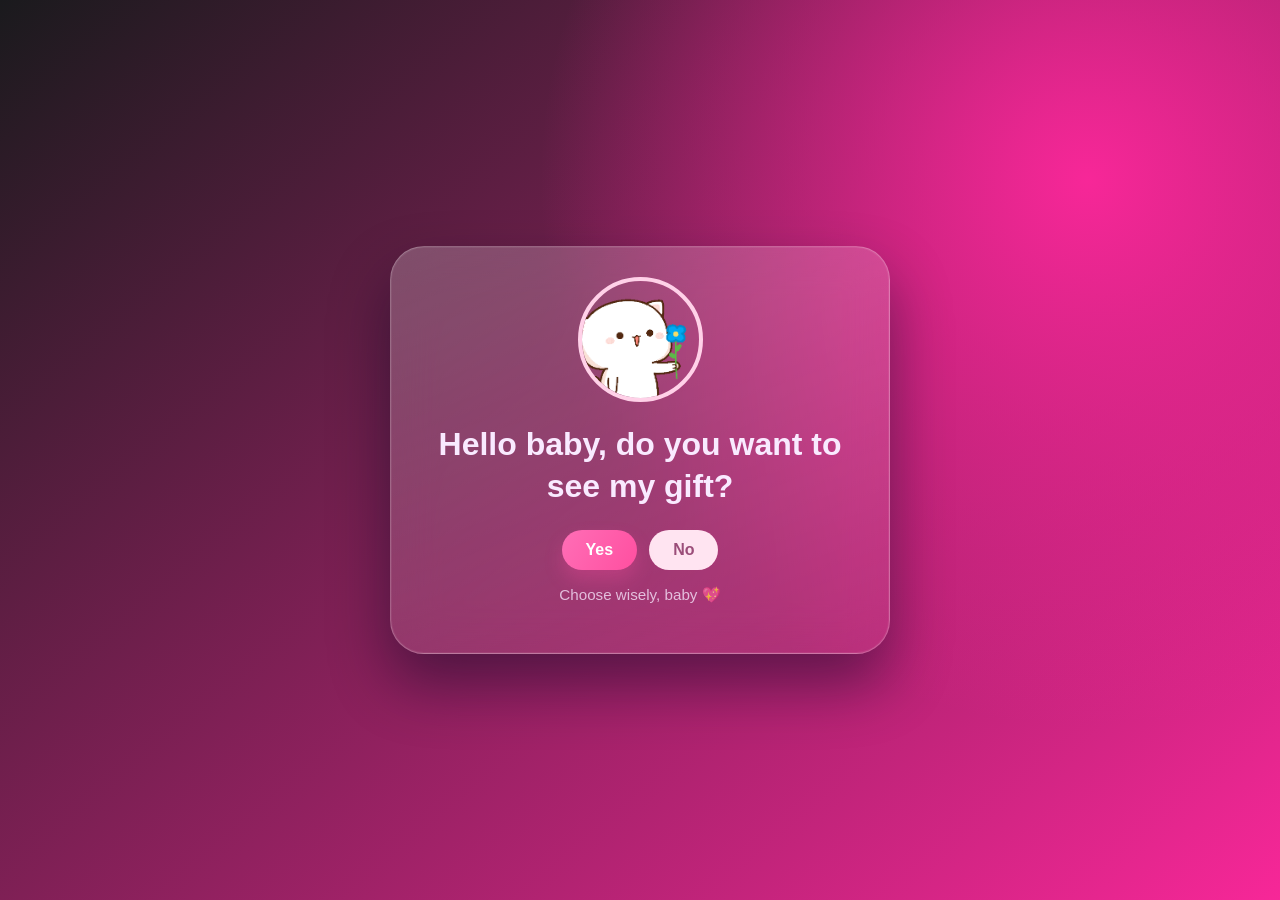
<file: index.html>
<!DOCTYPE html>
<html lang="en">
  <head>
    <meta charset="UTF-8" />
    <meta name="viewport" content="width=device-width, initial-scale=1.0" />
    <title>My Gift For You</title>
    <style>
        :root {
        --accent: #ff4fa0;
        --text: #f9eaff;
        --glass: rgba(255, 255, 255, 0.1);
        --glass-border: rgba(255, 255, 255, 0.24);
      }


      * { box-sizing: border-box; }

      body {
        margin: 0;
        min-height: 100vh;
        font-family: "Poppins", "Segoe UI", sans-serif;
        background:
          radial-gradient(circle at 85% 20%, #f72798, transparent 42%),
          linear-gradient(320deg, #f72798, #1a1a1d);
        display: grid;
        place-items: center;
        color: var(--text);
        padding: 20px;
      }

      .card {
        width: min(500px, 100%);
        background: linear-gradient(160deg, rgba(255, 255, 255, 0.22), rgba(255, 255, 255, 0.06));
        backdrop-filter: blur(22px);
        border: 1px solid var(--glass-border);
        border-radius: 34px;
        box-shadow: 0 30px 60px rgba(2, 6, 30, 0.45), inset 0 0 0 1px rgba(255, 255, 255, 0.06);
        text-align: center;
        padding: 30px 20px 34px;
      }

      .hero-gif {
        width: 125px;
        height: 125px;
        object-fit: cover;
        border-radius: 50%;
        border: 4px solid #ffd1e8;
        margin-bottom: 18px;
      }

      h1 {
        margin: 0 0 22px;
        font-size: clamp(1.6rem, 3.8vw, 2rem);
        line-height: 1.3;
      }

      .actions {
        display: flex;
        justify-content: center;
        gap: 12px;
        align-items: center;
        flex-wrap: wrap;
      }

      button {
        border: none;
        border-radius: 999px;
        padding: 11px 24px;
        font-size: 1rem;
        font-weight: 600;
        cursor: pointer;
        transition: transform 0.18s ease;
      }

      #yesBtn {
        background: linear-gradient(120deg, #ff6eb6, var(--accent));
        color: #fff;
        box-shadow: 0 10px 18px rgba(255, 79, 160, 0.28);
      }

      #noBtn {
        background: #ffe4f1;
        color: #9b4d79;
      }

      button:hover { transform: translateY(-2px); }

     .hint {
        margin-top: 16px;
        font-size: 0.95rem;
        color: rgba(249, 234, 255, 0.76);
      }
    </style>
  </head>
  <body>
    <main class="card">
      <img id="heroGif" src="CatFlowers.gif" alt="Cute cat" class="hero-gif" />
      <h1 id="questionText">Hello baby, do you want to see my gift?</h1>
      <div class="actions">
        <button id="yesBtn" type="button">Yes</button>
        <button id="noBtn" type="button">No</button>
      </div>
      <p class="hint">Choose wisely, baby 💖</p>
    </main>

    <script>
      const questionText = document.getElementById("questionText");
      const heroGif = document.getElementById("heroGif");
      const yesBtn = document.getElementById("yesBtn");
      const noBtn = document.getElementById("noBtn");

 let noCount = Number(sessionStorage.getItem("noCount") || 0);

      const updateNoState = () => {
        if (noCount >= 5) {
          questionText.textContent = "Okay... now I'm crying 🥺";
          heroGif.src = "CatSad.gif";
          heroGif.alt = "Crying cat";
        } else if (noCount === 0) {
          questionText.textContent = "Hello baby, do you want to see my gift?";
          heroGif.src = "CatFlowers.gif";
          heroGif.alt = "Cute cat";
        } else if (noCount === 1) {
          questionText.textContent = "WHY?";
          heroGif.src = "CatFlowers.gif";
          heroGif.alt = "Cute cat";
        } else {
          questionText.textContent = "CLICK YES!";
          heroGif.src = "CatFlowers.gif";
          heroGif.alt = "Cute cat";
        }

        const growth = 1 + noCount * 0.2;
        yesBtn.style.transform = `scale(${growth})`;
      };

      updateNoState();

      yesBtn.addEventListener("click", () => {
        sessionStorage.removeItem("noCount");
        window.location.href = "pin.html";
      });

      noBtn.addEventListener("click", () => {
        noCount += 1;
        sessionStorage.setItem("noCount", String(noCount));
        updateNoState();
      });
    </script>
  </body>
</html>
</file>
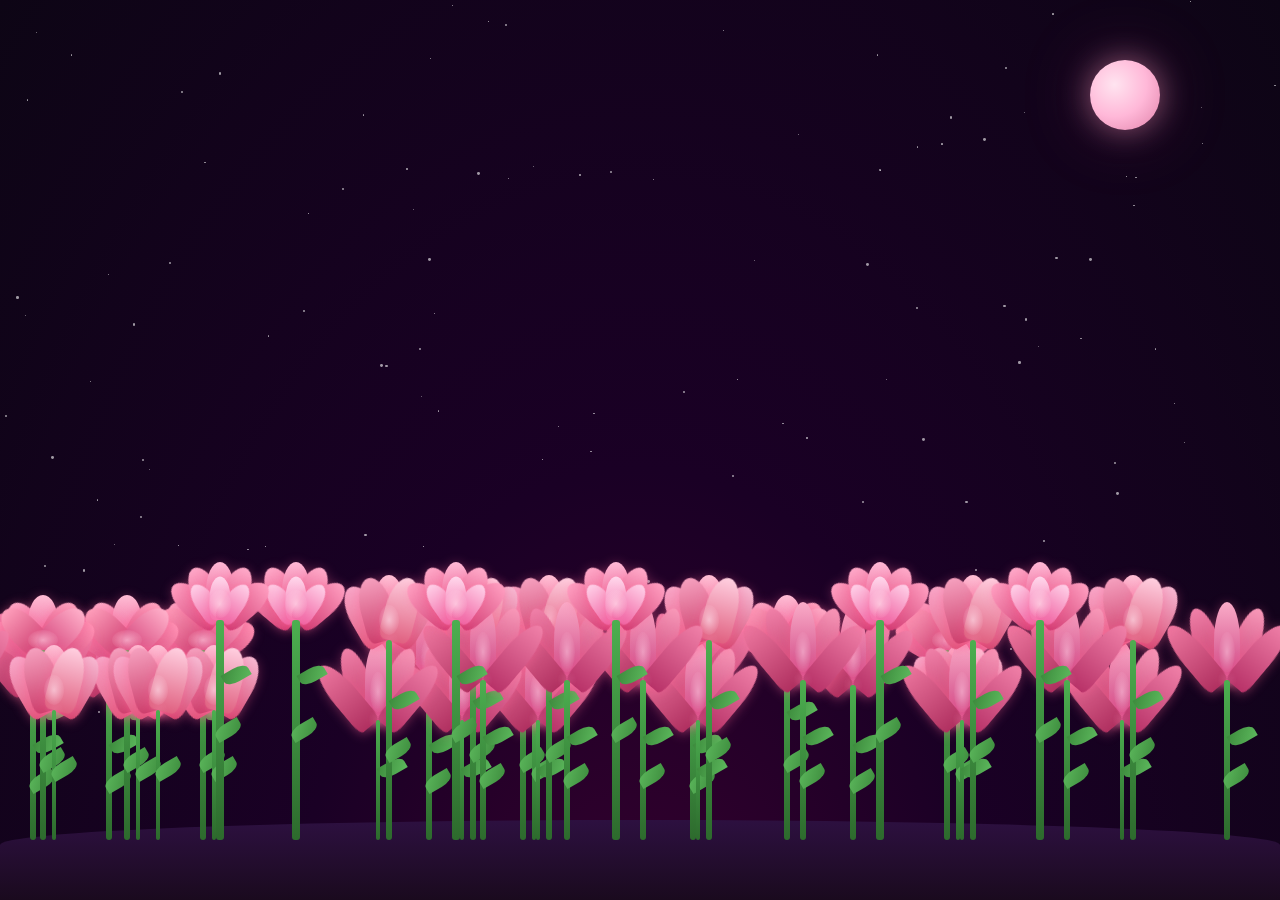
<file: Flower/index.html>
<!DOCTYPE html>
<html lang="en">
<head>
  <meta charset="UTF-8">
  <title>Pink Tulip Bloom</title>
  <style>
    *, *::before, *::after { box-sizing: border-box; margin: 0; padding: 0; }

    body {
      background: #0d0515;
      overflow: hidden;
      height: 100vh;
      width: 100vw;
      font-family: sans-serif;
    }

    /* ── Sky gradient ── */
    .sky {
      position: fixed;
      inset: 0;
      background: radial-gradient(ellipse at 50% 120%, #3a0030 0%, #1a0025 40%, #0d0515 100%);
    }

    /* ── Stars ── */
    .stars {
      position: fixed;
      inset: 0;
      pointer-events: none;
    }
    .star {
      position: absolute;
      border-radius: 50%;
      background: #fff;
      animation: twinkle var(--dur, 3s) ease-in-out infinite alternate;
      animation-delay: var(--del, 0s);
      opacity: 0.6;
    }
    @keyframes twinkle { from { opacity: 0.2; } to { opacity: 0.9; } }

    /* ── Ground ── */
    .ground {
      position: fixed;
      bottom: 0; left: 0; right: 0;
      height: 80px;
      background: linear-gradient(to top, #1a0a1e, #2d1040);
      border-radius: 60% 60% 0 0 / 30px 30px 0 0;
    }

    /* ── Scene ── */
    .scene {
      position: fixed;
      bottom: 60px;
      left: 50%;
      transform: translateX(-50%);
      width: 700px;
      display: flex;
      justify-content: center;
      align-items: flex-end;
      gap: 0;
    }

    /* ══════════════════════════════════════
       TULIP COMPONENT
    ══════════════════════════════════════ */
    .tulip {
      position: relative;
      display: flex;
      flex-direction: column;
      align-items: center;
      transform-origin: bottom center;
    }

    /* Stem */
    .stem {
      width: 6px;
      border-radius: 3px;
      background: linear-gradient(to top, #2d6a2d, #4caf50);
      transform-origin: bottom center;
      animation: stemGrow 1.2s cubic-bezier(0.22,1,0.36,1) forwards;
      animation-delay: var(--stem-delay, 0s);
      transform: scaleY(0);
    }
    @keyframes stemGrow {
      from { transform: scaleY(0); }
      to   { transform: scaleY(1); }
    }

    /* Stem leaf */
    .stem-leaf {
      position: absolute;
      width: 28px;
      height: 14px;
      background: linear-gradient(135deg, #3d8b3d, #5cb85c);
      border-radius: 50% 0 50% 0;
      transform-origin: left center;
      animation: leafOpen 0.8s ease-out forwards;
      animation-delay: var(--leaf-delay, 0.8s);
      opacity: 0;
    }
    .stem-leaf.right {
      right: 100%;
      top: var(--leaf-top, 40%);
      transform: rotate(-30deg) scaleX(0);
      border-radius: 0 50% 0 50%;
      right: auto;
      left: 100%;
      transform-origin: left center;
    }
    .stem-leaf.left {
      left: auto;
      right: 100%;
      top: var(--leaf-top, 55%);
      transform-origin: right center;
      transform: rotate(30deg) scaleX(0) scaleY(-1);
    }
    @keyframes leafOpen {
      from { opacity: 1; transform: rotate(-30deg) scaleX(0); }
      to   { opacity: 1; transform: rotate(-30deg) scaleX(1); }
    }
    .stem-leaf.left {
      animation-name: leafOpenLeft;
    }
    @keyframes leafOpenLeft {
      from { opacity: 1; transform: rotate(150deg) scaleX(0); }
      to   { opacity: 1; transform: rotate(150deg) scaleX(1); }
    }

    /* Bloom wrapper */
    .bloom {
      position: relative;
      display: flex;
      justify-content: center;
      align-items: flex-end;
      transform-origin: bottom center;
      animation: bloomPop 1s cubic-bezier(0.34,1.56,0.64,1) forwards;
      animation-delay: var(--bloom-delay, 1s);
      transform: scale(0) translateY(10px);
      opacity: 0;
    }
    @keyframes bloomPop {
      0%   { transform: scale(0) translateY(10px); opacity: 0; }
      60%  { opacity: 1; }
      100% { transform: scale(1) translateY(0); opacity: 1; }
    }

    /* Petal base */
    .petal {
      position: absolute;
      bottom: 0;
      transform-origin: bottom center;
      border-radius: 50% 50% 20% 20%;
      filter: drop-shadow(0 2px 6px rgba(255,100,150,0.4));
    }

    /* ── TULIP TYPE A — classic upright cup ── */
    .tulip-a .bloom { width: 60px; height: 80px; }
    .tulip-a .petal {
      width: 32px;
      height: 65px;
      background: var(--petal-color);
    }
    .tulip-a .petal:nth-child(1) { transform: rotate(-30deg) translateX(-8px); background: linear-gradient(to top, #e0527a, #f9a8c9); }
    .tulip-a .petal:nth-child(2) { transform: rotate( 30deg) translateX( 8px); background: linear-gradient(to top, #d4446e, #f7b8d2); }
    .tulip-a .petal:nth-child(3) { transform: rotate(  0deg);                  background: linear-gradient(to top, #e85c88, #ffc0d6); }
    .tulip-a .petal:nth-child(4) { transform: rotate(-15deg) translateX(-4px); background: linear-gradient(to top, #cc3d6b, #f5a0be); }
    .tulip-a .petal:nth-child(5) { transform: rotate( 15deg) translateX( 4px); background: linear-gradient(to top, #e06080, #ffcfe0); }
    .tulip-a .inner-glow {
      position: absolute;
      bottom: 5px;
      left: 50%;
      transform: translateX(-50%);
      width: 20px; height: 30px;
      background: radial-gradient(ellipse, rgba(255,230,240,0.6) 0%, transparent 80%);
      border-radius: 50%;
    }

    /* ── TULIP TYPE B — open/splayed bloom ── */
    .tulip-b .bloom { width: 80px; height: 60px; }
    .tulip-b .petal {
      width: 30px;
      height: 55px;
      border-radius: 50% 50% 30% 30%;
    }
    .tulip-b .petal:nth-child(1) { transform: rotate(-60deg) translateX(-5px); background: linear-gradient(to top, #c93870, #ff8fb2); }
    .tulip-b .petal:nth-child(2) { transform: rotate(-30deg) translateX(-3px); background: linear-gradient(to top, #d94278, #ffaac8); }
    .tulip-b .petal:nth-child(3) { transform: rotate(  0deg);                  background: linear-gradient(to top, #e8508a, #ffbdd5); }
    .tulip-b .petal:nth-child(4) { transform: rotate( 30deg) translateX( 3px); background: linear-gradient(to top, #d43d75, #ffa5c0); }
    .tulip-b .petal:nth-child(5) { transform: rotate( 60deg) translateX( 5px); background: linear-gradient(to top, #c03068, #ff8fb2); }
    .tulip-b .petal:nth-child(6) { transform: rotate(-45deg);                  background: linear-gradient(to top, #cc3a6e, #ffa0bc); }
    .tulip-b .petal:nth-child(7) { transform: rotate( 45deg);                  background: linear-gradient(to top, #d44078, #ffb0ca); }
    .tulip-b .inner-glow {
      position: absolute;
      bottom: 0;
      left: 50%;
      transform: translateX(-50%);
      width: 30px; height: 20px;
      background: radial-gradient(ellipse, rgba(255,200,220,0.7) 0%, transparent 80%);
      border-radius: 50%;
    }

    /* ── TULIP TYPE C — tall elegant ── */
    .tulip-c .bloom { width: 50px; height: 90px; }
    .tulip-c .petal {
      width: 26px;
      height: 78px;
      border-radius: 60% 60% 20% 20%;
    }
    .tulip-c .petal:nth-child(1) { transform: rotate(-20deg) translateX(-6px); background: linear-gradient(to top, #b83060, #f080a8); }
    .tulip-c .petal:nth-child(2) { transform: rotate( 20deg) translateX( 6px); background: linear-gradient(to top, #c03870, #f898b8); }
    .tulip-c .petal:nth-child(3) { transform: rotate(  0deg);                  background: linear-gradient(to top, #cc4080, #faacc8); }
    .tulip-c .petal:nth-child(4) { transform: rotate(-40deg) translateX(-10px); background: linear-gradient(to top, #b03060, #ee78a0); }
    .tulip-c .petal:nth-child(5) { transform: rotate( 40deg) translateX( 10px); background: linear-gradient(to top, #b83268, #f080a8); }
    .tulip-c .inner-glow {
      position: absolute;
      bottom: 8px;
      left: 50%;
      transform: translateX(-50%);
      width: 16px; height: 40px;
      background: radial-gradient(ellipse, rgba(255,210,230,0.5) 0%, transparent 80%);
      border-radius: 50%;
    }

    /* ── TULIP TYPE D — double/frilly ── */
    .tulip-d .bloom { width: 70px; height: 70px; }
    .tulip-d .petal {
      width: 28px;
      height: 58px;
      border-radius: 55% 55% 25% 25%;
    }
    .tulip-d .petal:nth-child(1)  { transform: rotate(-50deg) translateX(-4px); background: linear-gradient(to top, #d03870, #ff9ec0); }
    .tulip-d .petal:nth-child(2)  { transform: rotate(-25deg) translateX(-2px); background: linear-gradient(to top, #da4278, #ffa8c8); }
    .tulip-d .petal:nth-child(3)  { transform: rotate(  0deg);                  background: linear-gradient(to top, #e44e84, #ffb8d5); }
    .tulip-d .petal:nth-child(4)  { transform: rotate( 25deg) translateX( 2px); background: linear-gradient(to top, #da4278, #ffaac9); }
    .tulip-d .petal:nth-child(5)  { transform: rotate( 50deg) translateX( 4px); background: linear-gradient(to top, #d03870, #ff9ec0); }
    /* inner layer */
    .tulip-d .petal:nth-child(6)  { transform: rotate(-35deg) translateX(-2px) scale(0.75); background: linear-gradient(to top, #f060a0, #ffd0e8); }
    .tulip-d .petal:nth-child(7)  { transform: rotate(  0deg)                  scale(0.75); background: linear-gradient(to top, #f470ac, #ffd8ec); }
    .tulip-d .petal:nth-child(8)  { transform: rotate( 35deg) translateX( 2px) scale(0.75); background: linear-gradient(to top, #f060a0, #ffd0e8); }
    .tulip-d .inner-glow {
      position: absolute;
      bottom: 2px;
      left: 50%; transform: translateX(-50%);
      width: 22px; height: 28px;
      background: radial-gradient(ellipse, rgba(255,220,235,0.7) 0%, transparent 80%);
      border-radius: 50%;
    }

    /* Shimmer sparkles on petals */
    .bloom::after {
      content: '';
      position: absolute;
      inset: -10px;
      background: radial-gradient(ellipse, rgba(255,180,210,0.15) 0%, transparent 70%);
      border-radius: 50%;
      animation: pulseGlow 2.5s ease-in-out infinite alternate;
      animation-delay: var(--bloom-delay, 1s);
    }
    @keyframes pulseGlow {
      from { opacity: 0.3; transform: scale(0.95); }
      to   { opacity: 0.8; transform: scale(1.05); }
    }

    /* Gentle sway */
    .tulip { animation: sway var(--sway-dur, 4s) ease-in-out infinite alternate; animation-delay: var(--sway-del, 0s); }
    @keyframes sway {
      from { transform: rotate(var(--sway-from, -2deg)); }
      to   { transform: rotate(var(--sway-to,    2deg)); }
    }

    /* ══════════════════════════════════════
       TULIP SIZES / POSITIONS
    ══════════════════════════════════════ */
    /* Flower 1 — far left, type C, small */
    .t1 { --stem-delay:0.1s; --bloom-delay:1.1s; --leaf-delay:0.8s; --sway-dur:5.5s; --sway-del:0.3s; --sway-from:-3deg; --sway-to:1deg; margin-right: -100px; }
    .t1 .stem { height: 160px; }
    .t1 .bloom { transform: scale(0.7) translateY(10px); }

    /* Flower 2 — left-center, type A, medium */
    .t2 { --stem-delay:0.3s; --bloom-delay:1.3s; --leaf-delay:1.0s; --sway-dur:4.8s; --sway-del:0.8s; --sway-from:-2deg; --sway-to:3deg; margin-right: -100px; }
    .t2 .stem { height: 200px; }

    /* Flower 3 — center, type D, large */
    .t3 { --stem-delay:0s; --bloom-delay:1.0s; --leaf-delay:0.7s; --sway-dur:4.2s; --sway-del:0s; --sway-from:-1.5deg; --sway-to:1.5deg; z-index:100; }
    .t3 .stem { height: 220px; width: 8px; }
    .t3 .bloom { transform: scale(0) translateY(10px); }

    /* Flower 4 — right-center, type B, medium */
    .t4 { --stem-delay:0.2s; --bloom-delay:1.2s; --leaf-delay:0.9s; --sway-dur:5.1s; --sway-del:0.5s; --sway-from:-2deg; --sway-to:2.5deg; margin-left: -100px; }
    .t4 .stem { height: 190px; }

    /* Flower 5 — far right, type C, small */
    .t5 { --stem-delay:0.4s; --bloom-delay:1.4s; --leaf-delay:1.1s; --sway-dur:5.8s; --sway-del:1s; --sway-from:-1deg; --sway-to:3deg; margin-left: -100px; }
    .t5 .stem { height: 155px; }
    .t5 .bloom { transform: scale(0) translateY(10px); }

    /* tiny side tulips */
    .t0 { --stem-delay:0.5s; --bloom-delay:1.5s; --sway-dur:6s; --sway-del:1.2s; --sway-from:-3deg; --sway-to:0deg; margin-right: 100px; }
    .t0 .stem { height: 120px; width: 4px; }
    .t0 .bloom { transform: scale(0) translateY(10px); }

    .t6 { --stem-delay:0.6s; --bloom-delay:1.6s; --sway-dur:5.2s; --sway-del:0.9s; --sway-from:0deg; --sway-to:3deg; margin-left: 100px; }
    .t6 .stem { height: 130px; width: 4px; }
    .t6 .bloom { transform: scale(0) translateY(10px); }

    /* ══════════════════════════════════════
       FLOATING HEARTS
    ══════════════════════════════════════ */
    .hearts-container {
      position: fixed;
      bottom: 0; left: 0; right: 0;
      height: 100vh;
      pointer-events: none;
      overflow: hidden;
    }

    .heart {
      position: absolute;
      bottom: -40px;
      font-size: var(--size, 20px);
      opacity: 0;
      animation: floatUp var(--dur, 6s) ease-in forwards;
      animation-delay: var(--delay, 0s);
      left: var(--x, 50%);
      filter: drop-shadow(0 0 6px rgba(255,100,150,0.6));
    }

    @keyframes floatUp {
      0%   { opacity: 0;   transform: translateY(0)      rotate(0deg)   scale(0.5); }
      10%  { opacity: 0.9; transform: translateY(-30px)  rotate(-10deg) scale(1);   }
      50%  { opacity: 0.7; transform: translateY(var(--mid-y,-200px)) rotate(15deg) scale(var(--mid-s, 1.1)); }
      90%  { opacity: 0.2; transform: translateY(var(--top-y,-500px)) rotate(-5deg) scale(0.8); }
      100% { opacity: 0;   transform: translateY(var(--end-y,-650px)) rotate(10deg) scale(0.5); }
    }

    /* ══════════════════════════════════════
       AMBIENT GLOW PARTICLES
    ══════════════════════════════════════ */
    .particle {
      position: absolute;
      border-radius: 50%;
      background: radial-gradient(circle, rgba(255,150,200,0.8), transparent);
      pointer-events: none;
      animation: particleDrift var(--pdur,8s) ease-in-out infinite;
      animation-delay: var(--pdel,0s);
      opacity: 0;
    }
    @keyframes particleDrift {
      0%   { opacity:0; transform: translateY(0) translateX(0) scale(0.5); }
      20%  { opacity:0.6; }
      80%  { opacity:0.3; }
      100% { opacity:0; transform: translateY(-300px) translateX(var(--px,20px)) scale(1.5); }
    }

    /* ══════════════════════════════════════
       MOON
    ══════════════════════════════════════ */
    .moon {
      position: fixed;
      top: 60px; right: 120px;
      width: 70px; height: 70px;
      border-radius: 50%;
      background: radial-gradient(circle at 35% 35%, #ffe4f0, #ffb8d8, #e080a8);
      box-shadow: 0 0 30px rgba(255,160,200,0.5), 0 0 80px rgba(255,120,170,0.2);
      animation: moonGlow 4s ease-in-out infinite alternate;
    }
    @keyframes moonGlow {
      from { box-shadow: 0 0 30px rgba(255,160,200,0.5), 0 0 80px rgba(255,120,170,0.2); }
      to   { box-shadow: 0 0 50px rgba(255,160,200,0.8), 0 0 120px rgba(255,120,170,0.4); }
    }

    /* ══════════════════════════════════════
       TITLE
    ══════════════════════════════════════ */
    .title {
      position: fixed;
      top: 30px; left: 50%;
      transform: translateX(-50%);
      font-size: 1.4rem;
      color: rgba(255,190,220,0.85);
      letter-spacing: 0.3em;
      text-transform: uppercase;
      font-weight: 300;
      text-shadow: 0 0 20px rgba(255,100,150,0.6);
      animation: fadeTitle 2s ease-out forwards;
      opacity: 0;
    }
    @keyframes fadeTitle {
      from { opacity:0; transform: translateX(-50%) translateY(-10px); }
      to   { opacity:1; transform: translateX(-50%) translateY(0); }
    }
  </style>
</head>
<body>

<div class="sky"></div>
<div class="stars" id="stars"></div>
<div class="moon"></div>
<div class="ground"></div>
<div class="title"></div>

<!-- Hearts container -->
<div class="hearts-container" id="hearts"></div>

<!-- Scene -->
<div class="scene">

  <!-- Tulip 0 — tiny far-left, type C -->
  <div class="tulip t0">
    <div class="bloom tulip-c">
      <div class="petal"></div><div class="petal"></div><div class="petal"></div>
      <div class="petal"></div><div class="petal"></div>
      <div class="inner-glow"></div>
    </div>
    <div class="stem">
      <div class="stem-leaf right" style="--leaf-top:40%"></div>
    </div>
  </div>

  <!-- Tulip 1 — left, type C -->
  <div class="tulip t1">
    <div class="bloom tulip-c">
      <div class="petal"></div><div class="petal"></div><div class="petal"></div>
      <div class="petal"></div><div class="petal"></div>
      <div class="inner-glow"></div>
    </div>
    <div class="stem">
      <div class="stem-leaf right" style="--leaf-top:35%"></div>
      <div class="stem-leaf left"  style="--leaf-top:60%"></div>
    </div>
  </div>

  <!-- Tulip 2 — left-center, type A -->
  <div class="tulip t2">
    <div class="bloom tulip-a">
      <div class="petal"></div><div class="petal"></div><div class="petal"></div>
      <div class="petal"></div><div class="petal"></div>
      <div class="inner-glow"></div>
    </div>
    <div class="stem">
      <div class="stem-leaf right" style="--leaf-top:30%"></div>
      <div class="stem-leaf left"  style="--leaf-top:55%"></div>
    </div>
  </div>

  <!-- Tulip 3 — center HERO, type D double -->
  <div class="tulip t3">
    <div class="bloom tulip-d">
      <div class="petal"></div><div class="petal"></div><div class="petal"></div>
      <div class="petal"></div><div class="petal"></div>
      <div class="petal"></div><div class="petal"></div><div class="petal"></div>
      <div class="inner-glow"></div>
    </div>
    <div class="stem">
      <div class="stem-leaf right" style="--leaf-top:25%"></div>
      <div class="stem-leaf left"  style="--leaf-top:50%"></div>
    </div>
  </div>

  <!-- Tulip 4 — right-center, type B open -->
  <div class="tulip t4">
    <div class="bloom tulip-b">
      <div class="petal"></div><div class="petal"></div><div class="petal"></div>
      <div class="petal"></div><div class="petal"></div>
      <div class="petal"></div><div class="petal"></div>
      <div class="inner-glow"></div>
    </div>
    <div class="stem">
      <div class="stem-leaf right" style="--leaf-top:32%"></div>
      <div class="stem-leaf left"  style="--leaf-top:58%"></div>
    </div>
  </div>

  <!-- Tulip 5 — right, type C -->
  <div class="tulip t5">
    <div class="bloom tulip-c">
      <div class="petal"></div><div class="petal"></div><div class="petal"></div>
      <div class="petal"></div><div class="petal"></div>
      <div class="inner-glow"></div>
    </div>
    <div class="stem">
      <div class="stem-leaf right" style="--leaf-top:38%"></div>
      <div class="stem-leaf left"  style="--leaf-top:62%"></div>
    </div>
  </div>

  <!-- Tulip 6 — tiny far-right, type A -->
  <div class="tulip t6">
    <div class="bloom tulip-a">
      <div class="petal"></div><div class="petal"></div><div class="petal"></div>
      <div class="petal"></div><div class="petal"></div>
      <div class="inner-glow"></div>
    </div>
    <div class="stem">
      <div class="stem-leaf left" style="--leaf-top:45%"></div>
    </div>
  </div>
<!-- Tulip 0 — tiny far-left, type C -->
  <div class="tulip t0">
    <div class="bloom tulip-c">
      <div class="petal"></div><div class="petal"></div><div class="petal"></div>
      <div class="petal"></div><div class="petal"></div>
      <div class="inner-glow"></div>
    </div>
    <div class="stem">
      <div class="stem-leaf right" style="--leaf-top:40%"></div>
    </div>
  </div>

  <!-- Tulip 1 — left, type C -->
  <div class="tulip t1">
    <div class="bloom tulip-c">
      <div class="petal"></div><div class="petal"></div><div class="petal"></div>
      <div class="petal"></div><div class="petal"></div>
      <div class="inner-glow"></div>
    </div>
    <div class="stem">
      <div class="stem-leaf right" style="--leaf-top:35%"></div>
      <div class="stem-leaf left"  style="--leaf-top:60%"></div>
    </div>
  </div>

  <!-- Tulip 2 — left-center, type A -->
  <div class="tulip t2">
    <div class="bloom tulip-a">
      <div class="petal"></div><div class="petal"></div><div class="petal"></div>
      <div class="petal"></div><div class="petal"></div>
      <div class="inner-glow"></div>
    </div>
    <div class="stem">
      <div class="stem-leaf right" style="--leaf-top:30%"></div>
      <div class="stem-leaf left"  style="--leaf-top:55%"></div>
    </div>
  </div>

  <!-- Tulip 3 — center HERO, type D double -->
  <div class="tulip t3">
    <div class="bloom tulip-d">
      <div class="petal"></div><div class="petal"></div><div class="petal"></div>
      <div class="petal"></div><div class="petal"></div>
      <div class="petal"></div><div class="petal"></div><div class="petal"></div>
      <div class="inner-glow"></div>
    </div>
    <div class="stem">
      <div class="stem-leaf right" style="--leaf-top:25%"></div>
      <div class="stem-leaf left"  style="--leaf-top:50%"></div>
    </div>
  </div>

  <!-- Tulip 4 — right-center, type B open -->
  <div class="tulip t4">
    <div class="bloom tulip-b">
      <div class="petal"></div><div class="petal"></div><div class="petal"></div>
      <div class="petal"></div><div class="petal"></div>
      <div class="petal"></div><div class="petal"></div>
      <div class="inner-glow"></div>
    </div>
    <div class="stem">
      <div class="stem-leaf right" style="--leaf-top:32%"></div>
      <div class="stem-leaf left"  style="--leaf-top:58%"></div>
    </div>
  </div>

  <!-- Tulip 5 — right, type C -->
  <div class="tulip t5">
    <div class="bloom tulip-c">
      <div class="petal"></div><div class="petal"></div><div class="petal"></div>
      <div class="petal"></div><div class="petal"></div>
      <div class="inner-glow"></div>
    </div>
    <div class="stem">
      <div class="stem-leaf right" style="--leaf-top:38%"></div>
      <div class="stem-leaf left"  style="--leaf-top:62%"></div>
    </div>
  </div>
<!-- Tulip 0 — tiny far-left, type C -->
  <div class="tulip t0">
    <div class="bloom tulip-c">
      <div class="petal"></div><div class="petal"></div><div class="petal"></div>
      <div class="petal"></div><div class="petal"></div>
      <div class="inner-glow"></div>
    </div>
    <div class="stem">
      <div class="stem-leaf right" style="--leaf-top:40%"></div>
    </div>
  </div>

  <!-- Tulip 1 — left, type C -->
  <div class="tulip t1">
    <div class="bloom tulip-c">
      <div class="petal"></div><div class="petal"></div><div class="petal"></div>
      <div class="petal"></div><div class="petal"></div>
      <div class="inner-glow"></div>
    </div>
    <div class="stem">
      <div class="stem-leaf right" style="--leaf-top:35%"></div>
      <div class="stem-leaf left"  style="--leaf-top:60%"></div>
    </div>
  </div>

  <!-- Tulip 2 — left-center, type A -->
  <div class="tulip t2">
    <div class="bloom tulip-a">
      <div class="petal"></div><div class="petal"></div><div class="petal"></div>
      <div class="petal"></div><div class="petal"></div>
      <div class="inner-glow"></div>
    </div>
    <div class="stem">
      <div class="stem-leaf right" style="--leaf-top:30%"></div>
      <div class="stem-leaf left"  style="--leaf-top:55%"></div>
    </div>
  </div>

  <!-- Tulip 3 — center HERO, type D double -->
  <div class="tulip t3">
    <div class="bloom tulip-d">
      <div class="petal"></div><div class="petal"></div><div class="petal"></div>
      <div class="petal"></div><div class="petal"></div>
      <div class="petal"></div><div class="petal"></div><div class="petal"></div>
      <div class="inner-glow"></div>
    </div>
    <div class="stem">
      <div class="stem-leaf right" style="--leaf-top:25%"></div>
      <div class="stem-leaf left"  style="--leaf-top:50%"></div>
    </div>
  </div>

  <!-- Tulip 4 — right-center, type B open -->
  <div class="tulip t4">
    <div class="bloom tulip-b">
      <div class="petal"></div><div class="petal"></div><div class="petal"></div>
      <div class="petal"></div><div class="petal"></div>
      <div class="petal"></div><div class="petal"></div>
      <div class="inner-glow"></div>
    </div>
    <div class="stem">
      <div class="stem-leaf right" style="--leaf-top:32%"></div>
      <div class="stem-leaf left"  style="--leaf-top:58%"></div>
    </div>
  </div>

  <!-- Tulip 5 — right, type C -->
  <div class="tulip t5">
    <div class="bloom tulip-c">
      <div class="petal"></div><div class="petal"></div><div class="petal"></div>
      <div class="petal"></div><div class="petal"></div>
      <div class="inner-glow"></div>
    </div>
    <div class="stem">
      <div class="stem-leaf right" style="--leaf-top:38%"></div>
      <div class="stem-leaf left"  style="--leaf-top:62%"></div>
    </div>
  </div>

  <!-- Tulip 6 — tiny far-right, type A -->
  <div class="tulip t6">
    <div class="bloom tulip-a">
      <div class="petal"></div><div class="petal"></div><div class="petal"></div>
      <div class="petal"></div><div class="petal"></div>
      <div class="inner-glow"></div>
    </div>
    <div class="stem">
      <div class="stem-leaf left" style="--leaf-top:45%"></div>
    </div>
  </div><!-- Tulip 0 — tiny far-left, type C -->
  <div class="tulip t0">
    <div class="bloom tulip-c">
      <div class="petal"></div><div class="petal"></div><div class="petal"></div>
      <div class="petal"></div><div class="petal"></div>
      <div class="inner-glow"></div>
    </div>
    <div class="stem">
      <div class="stem-leaf right" style="--leaf-top:40%"></div>
    </div>
  </div>

  <!-- Tulip 1 — left, type C -->
  <div class="tulip t1">
    <div class="bloom tulip-c">
      <div class="petal"></div><div class="petal"></div><div class="petal"></div>
      <div class="petal"></div><div class="petal"></div>
      <div class="inner-glow"></div>
    </div>
    <div class="stem">
      <div class="stem-leaf right" style="--leaf-top:35%"></div>
      <div class="stem-leaf left"  style="--leaf-top:60%"></div>
    </div>
  </div>

  <!-- Tulip 2 — left-center, type A -->
  <div class="tulip t2">
    <div class="bloom tulip-a">
      <div class="petal"></div><div class="petal"></div><div class="petal"></div>
      <div class="petal"></div><div class="petal"></div>
      <div class="inner-glow"></div>
    </div>
    <div class="stem">
      <div class="stem-leaf right" style="--leaf-top:30%"></div>
      <div class="stem-leaf left"  style="--leaf-top:55%"></div>
    </div>
  </div>

  <!-- Tulip 3 — center HERO, type D double -->
  <div class="tulip t3">
    <div class="bloom tulip-d">
      <div class="petal"></div><div class="petal"></div><div class="petal"></div>
      <div class="petal"></div><div class="petal"></div>
      <div class="petal"></div><div class="petal"></div><div class="petal"></div>
      <div class="inner-glow"></div>
    </div>
    <div class="stem">
      <div class="stem-leaf right" style="--leaf-top:25%"></div>
      <div class="stem-leaf left"  style="--leaf-top:50%"></div>
    </div>
  </div>
<!-- Tulip 0 — tiny far-left, type C -->
  <div class="tulip t0">
    <div class="bloom tulip-c">
      <div class="petal"></div><div class="petal"></div><div class="petal"></div>
      <div class="petal"></div><div class="petal"></div>
      <div class="inner-glow"></div>
    </div>
    <div class="stem">
      <div class="stem-leaf right" style="--leaf-top:40%"></div>
    </div>
  </div>

  <!-- Tulip 1 — left, type C -->
  <div class="tulip t1">
    <div class="bloom tulip-c">
      <div class="petal"></div><div class="petal"></div><div class="petal"></div>
      <div class="petal"></div><div class="petal"></div>
      <div class="inner-glow"></div>
    </div>
    <div class="stem">
      <div class="stem-leaf right" style="--leaf-top:35%"></div>
      <div class="stem-leaf left"  style="--leaf-top:60%"></div>
    </div>
  </div>

  <!-- Tulip 2 — left-center, type A -->
  <div class="tulip t2">
    <div class="bloom tulip-a">
      <div class="petal"></div><div class="petal"></div><div class="petal"></div>
      <div class="petal"></div><div class="petal"></div>
      <div class="inner-glow"></div>
    </div>
    <div class="stem">
      <div class="stem-leaf right" style="--leaf-top:30%"></div>
      <div class="stem-leaf left"  style="--leaf-top:55%"></div>
    </div>
  </div>
<!-- Tulip 0 — tiny far-left, type C -->
  <div class="tulip t0">
    <div class="bloom tulip-c">
      <div class="petal"></div><div class="petal"></div><div class="petal"></div>
      <div class="petal"></div><div class="petal"></div>
      <div class="inner-glow"></div>
    </div>
    <div class="stem">
      <div class="stem-leaf right" style="--leaf-top:40%"></div>
    </div>
  </div>

  <!-- Tulip 1 — left, type C -->
  <div class="tulip t1">
    <div class="bloom tulip-c">
      <div class="petal"></div><div class="petal"></div><div class="petal"></div>
      <div class="petal"></div><div class="petal"></div>
      <div class="inner-glow"></div>
    </div>
    <div class="stem">
      <div class="stem-leaf right" style="--leaf-top:35%"></div>
      <div class="stem-leaf left"  style="--leaf-top:60%"></div>
    </div>
  </div>

  <!-- Tulip 2 — left-center, type A -->
  <div class="tulip t2">
    <div class="bloom tulip-a">
      <div class="petal"></div><div class="petal"></div><div class="petal"></div>
      <div class="petal"></div><div class="petal"></div>
      <div class="inner-glow"></div>
    </div>
    <div class="stem">
      <div class="stem-leaf right" style="--leaf-top:30%"></div>
      <div class="stem-leaf left"  style="--leaf-top:55%"></div>
    </div>
  </div>

  <!-- Tulip 3 — center HERO, type D double -->
  <div class="tulip t3">
    <div class="bloom tulip-d">
      <div class="petal"></div><div class="petal"></div><div class="petal"></div>
      <div class="petal"></div><div class="petal"></div>
      <div class="petal"></div><div class="petal"></div><div class="petal"></div>
      <div class="inner-glow"></div>
    </div>
    <div class="stem">
      <div class="stem-leaf right" style="--leaf-top:25%"></div>
      <div class="stem-leaf left"  style="--leaf-top:50%"></div>
    </div>
  </div>

  <!-- Tulip 4 — right-center, type B open -->
  <div class="tulip t4">
    <div class="bloom tulip-b">
      <div class="petal"></div><div class="petal"></div><div class="petal"></div>
      <div class="petal"></div><div class="petal"></div>
      <div class="petal"></div><div class="petal"></div>
      <div class="inner-glow"></div>
    </div>
    <div class="stem">
      <div class="stem-leaf right" style="--leaf-top:32%"></div>
      <div class="stem-leaf left"  style="--leaf-top:58%"></div>
    </div>
  </div>

  <!-- Tulip 5 — right, type C -->
  <div class="tulip t5">
    <div class="bloom tulip-c">
      <div class="petal"></div><div class="petal"></div><div class="petal"></div>
      <div class="petal"></div><div class="petal"></div>
      <div class="inner-glow"></div>
    </div>
    <div class="stem">
      <div class="stem-leaf right" style="--leaf-top:38%"></div>
      <div class="stem-leaf left"  style="--leaf-top:62%"></div>
    </div>
  </div>

  <!-- Tulip 6 — tiny far-right, type A -->
  <div class="tulip t6">
    <div class="bloom tulip-a">
      <div class="petal"></div><div class="petal"></div><div class="petal"></div>
      <div class="petal"></div><div class="petal"></div>
      <div class="inner-glow"></div>
    </div>
    <div class="stem">
      <div class="stem-leaf left" style="--leaf-top:45%"></div>
    </div>
  </div> 
  <!-- Tulip 3 — center HERO, type D double -->
  <div class="tulip t3">
    <div class="bloom tulip-d">
      <div class="petal"></div><div class="petal"></div><div class="petal"></div>
      <div class="petal"></div><div class="petal"></div>
      <div class="petal"></div><div class="petal"></div><div class="petal"></div>
      <div class="inner-glow"></div>
    </div>
    <div class="stem">
      <div class="stem-leaf right" style="--leaf-top:25%"></div>
      <div class="stem-leaf left"  style="--leaf-top:50%"></div>
    </div>
  </div>

  <!-- Tulip 4 — right-center, type B open -->
  <div class="tulip t4">
    <div class="bloom tulip-b">
      <div class="petal"></div><div class="petal"></div><div class="petal"></div>
      <div class="petal"></div><div class="petal"></div>
      <div class="petal"></div><div class="petal"></div>
      <div class="inner-glow"></div>
    </div>
    <div class="stem">
      <div class="stem-leaf right" style="--leaf-top:32%"></div>
      <div class="stem-leaf left"  style="--leaf-top:58%"></div>
    </div>
  </div>

  <!-- Tulip 5 — right, type C -->
  <div class="tulip t5">
    <div class="bloom tulip-c">
      <div class="petal"></div><div class="petal"></div><div class="petal"></div>
      <div class="petal"></div><div class="petal"></div>
      <div class="inner-glow"></div>
    </div>
    <div class="stem">
      <div class="stem-leaf right" style="--leaf-top:38%"></div>
      <div class="stem-leaf left"  style="--leaf-top:62%"></div>
    </div>
  </div>

  <!-- Tulip 6 — tiny far-right, type A -->
  <div class="tulip t6">
    <div class="bloom tulip-a">
      <div class="petal"></div><div class="petal"></div><div class="petal"></div>
      <div class="petal"></div><div class="petal"></div>
      <div class="inner-glow"></div>
    </div>
    <div class="stem">
      <div class="stem-leaf left" style="--leaf-top:45%"></div>
    </div>
  </div>
  <!-- Tulip 4 — right-center, type B open -->
  <div class="tulip t4">
    <div class="bloom tulip-b">
      <div class="petal"></div><div class="petal"></div><div class="petal"></div>
      <div class="petal"></div><div class="petal"></div>
      <div class="petal"></div><div class="petal"></div>
      <div class="inner-glow"></div>
    </div>
    <div class="stem">
      <div class="stem-leaf right" style="--leaf-top:32%"></div>
      <div class="stem-leaf left"  style="--leaf-top:58%"></div>
    </div>
  </div>

  <!-- Tulip 5 — right, type C -->
  <div class="tulip t5">
    <div class="bloom tulip-c">
      <div class="petal"></div><div class="petal"></div><div class="petal"></div>
      <div class="petal"></div><div class="petal"></div>
      <div class="inner-glow"></div>
    </div>
    <div class="stem">
      <div class="stem-leaf right" style="--leaf-top:38%"></div>
      <div class="stem-leaf left"  style="--leaf-top:62%"></div>
    </div>
  </div>

  <!-- Tulip 6 — tiny far-right, type A -->
  <div class="tulip t6">
    <div class="bloom tulip-a">
      <div class="petal"></div><div class="petal"></div><div class="petal"></div>
      <div class="petal"></div><div class="petal"></div>
      <div class="inner-glow"></div>
    </div>
    <div class="stem">
      <div class="stem-leaf left" style="--leaf-top:45%"></div>
    </div>
  </div>
  <!-- Tulip 6 — tiny far-right, type A -->
  <div class="tulip t6">
    <div class="bloom tulip-a">
      <div class="petal"></div><div class="petal"></div><div class="petal"></div>
      <div class="petal"></div><div class="petal"></div>
      <div class="inner-glow"></div>
    </div>
    <div class="stem">
      <div class="stem-leaf left" style="--leaf-top:45%"></div>
    </div>
  </div>
</div>

<script>
  /* ── Stars ── */
  const starsEl = document.getElementById('stars');
  for (let i = 0; i < 120; i++) {
    const s = document.createElement('div');
    s.className = 'star';
    const size = Math.random() * 2.5 + 0.5;
    s.style.cssText = `
      width:${size}px; height:${size}px;
      top:${Math.random()*80}%;
      left:${Math.random()*100}%;
      --dur:${(Math.random()*3+2).toFixed(1)}s;
      --del:${(Math.random()*4).toFixed(1)}s;
    `;
    starsEl.appendChild(s);
  }

  /* ── Floating Hearts ── */
  const heartsEl = document.getElementById('hearts');
  const heartEmojis = ['❤️','💕','💗','💖','💝','💓','💞','🩷'];

  function spawnHeart() {
    const h = document.createElement('div');
    h.className = 'heart';
    const x = (Math.random() * 80 + 10).toFixed(1);
    const size = (Math.random() * 22 + 12).toFixed(0);
    const dur  = (Math.random() * 5 + 5).toFixed(1);
    const midY = -(Math.random() * 200 + 150);
    const topY = -(Math.random() * 200 + 400);
    const endY = -(Math.random() * 100 + 600);
    const midS = (Math.random() * 0.4 + 0.9).toFixed(2);
    h.textContent = heartEmojis[Math.floor(Math.random() * heartEmojis.length)];
    h.style.cssText = `
      --x:${x}%;
      --size:${size}px;
      --dur:${dur}s;
      --delay:0s;
      --mid-y:${midY}px;
      --top-y:${topY}px;
      --end-y:${endY}px;
      --mid-s:${midS};
      left:${x}%;
      font-size:${size}px;
      animation-duration:${dur}s;
    `;
    heartsEl.appendChild(h);
    setTimeout(() => h.remove(), parseFloat(dur) * 1000 + 200);
  }

  /* Initial burst after bloom */
  setTimeout(() => {
    for (let i = 0; i < 12; i++) {
      setTimeout(spawnHeart, i * 180);
    }
    // Continuous spawning
    setInterval(spawnHeart, 600);
  }, 1400);

  /* ── Ambient glow particles ── */
  const scene = document.querySelector('.scene');
  for (let i = 0; i < 18; i++) {
    const p = document.createElement('div');
    p.className = 'particle';
    const size = Math.random() * 12 + 4;
    p.style.cssText = `
      width:${size}px; height:${size}px;
      left:${Math.random()*100}%;
      bottom:${Math.random()*30}%;
      --pdur:${(Math.random()*5+6).toFixed(1)}s;
      --pdel:${(Math.random()*6).toFixed(1)}s;
      --px:${(Math.random()*60-30).toFixed(0)}px;
    `;
    document.querySelector('.sky').appendChild(p);
  }
</script>
</body>
</html>
</file>
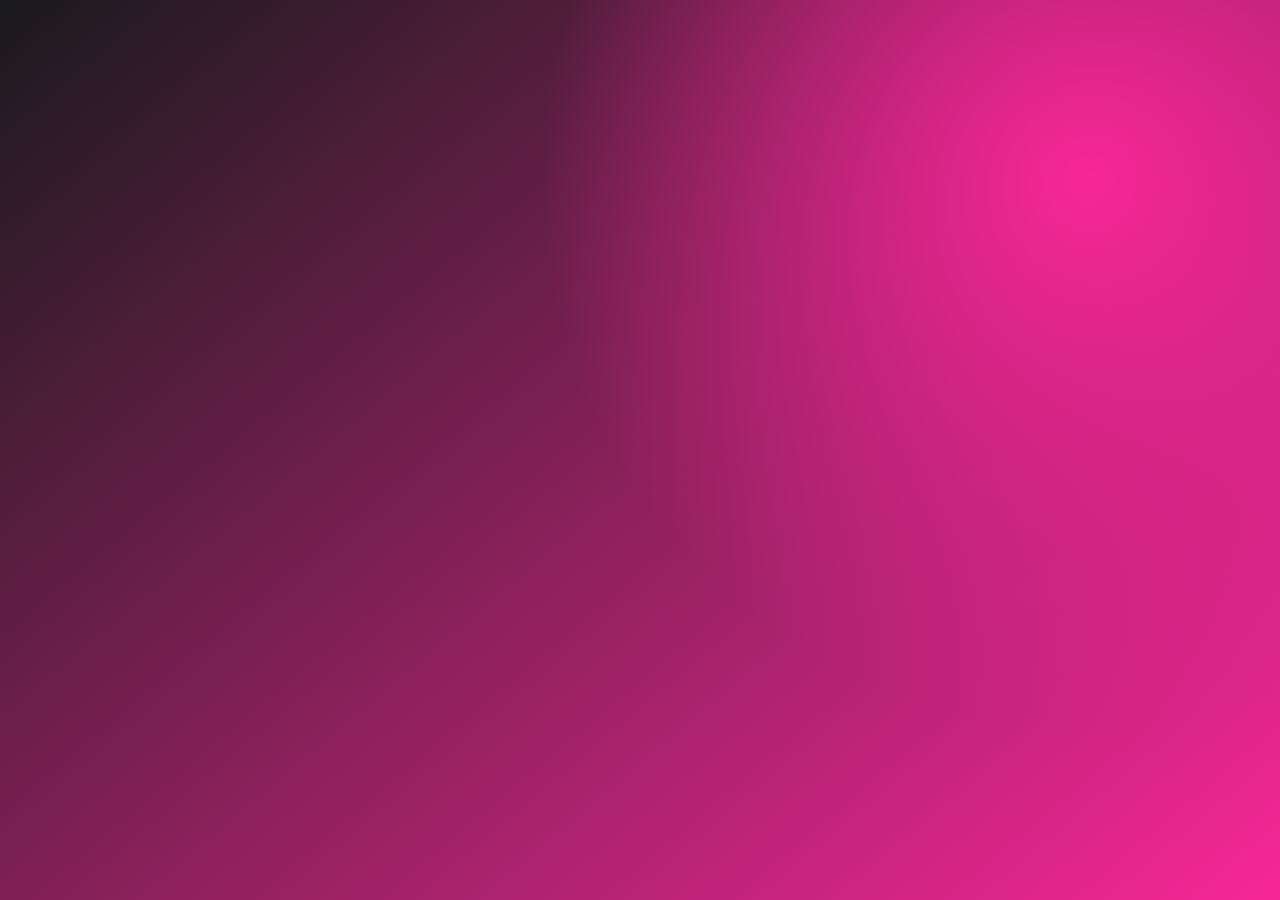
<file: flowers.html>
<!DOCTYPE html>
<html lang="en">
<head>
  <meta charset="UTF-8" />
  <meta name="viewport" content="width=device-width, initial-scale=1.0" />
  <title>Pink Tulip Bloom</title>
  <link rel="stylesheet" href="./style.css" />
</head>
<body>
  <div class="scene">
    <div class="glow"></div>
    <div class="hearts" aria-hidden="true"></div>

    <div class="tulip-field">
      <div class="tulip tulip--left">
        <div class="stem"></div>
        <div class="leaf leaf--left"></div>
        <div class="leaf leaf--right"></div>
        <div class="bloom">
          <span class="petal petal--left"></span>
          <span class="petal petal--center"></span>
          <span class="petal petal--right"></span>
        </div>
      </div>

      <div class="tulip tulip--center">
        <div class="stem"></div>
        <div class="leaf leaf--left"></div>
        <div class="leaf leaf--right"></div>
        <div class="bloom">
          <span class="petal petal--left"></span>
          <span class="petal petal--center"></span>
          <span class="petal petal--right"></span>
        </div>
      </div>

      <div class="tulip tulip--right">
        <div class="stem"></div>
        <div class="leaf leaf--left"></div>
        <div class="leaf leaf--right"></div>
        <div class="bloom">
          <span class="petal petal--left"></span>
          <span class="petal petal--center"></span>
          <span class="petal petal--right"></span>
        </div>
      </div>
    </div>
  </div>

  <script src="./script.js"></script>
</body>
</html>
</file>
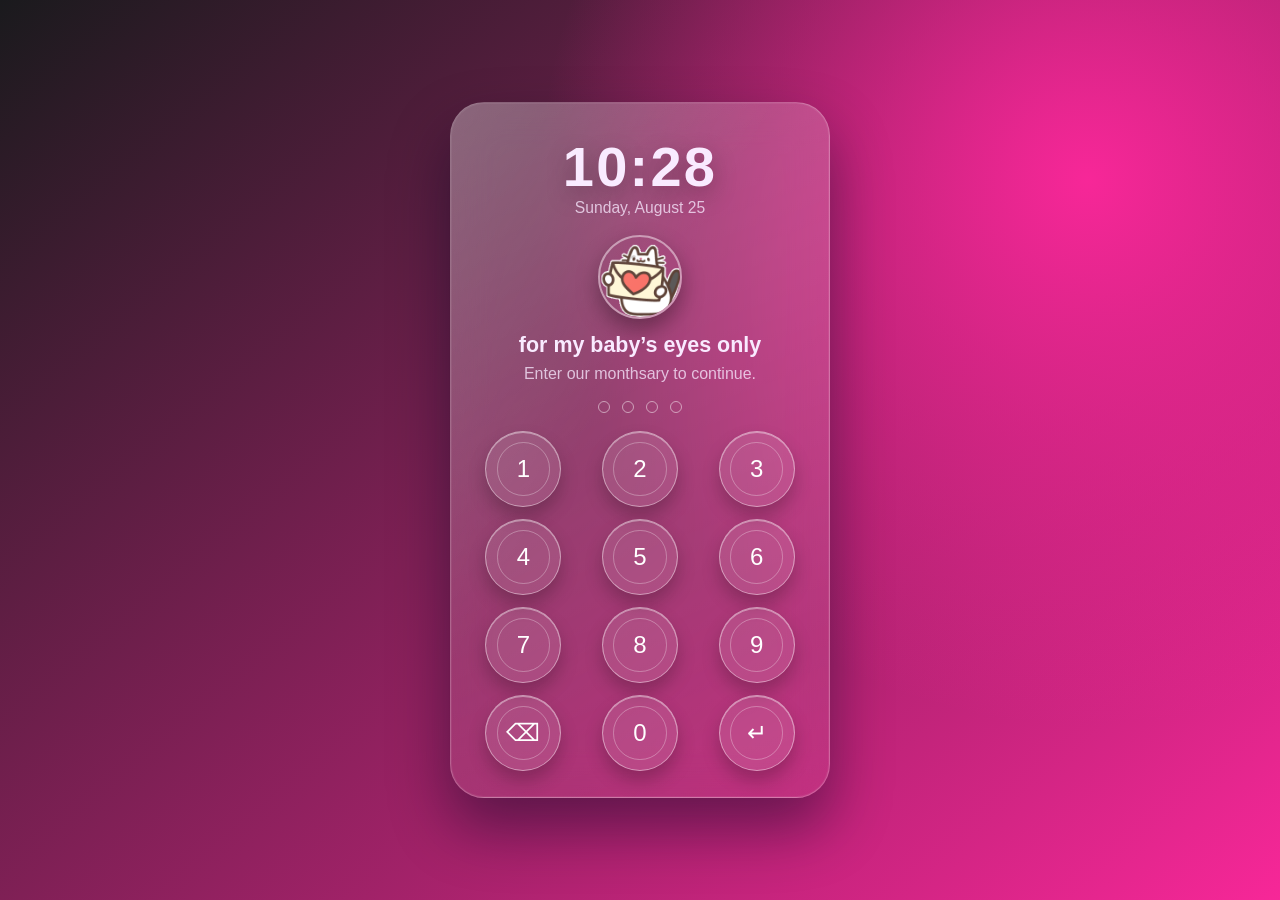
<file: pin.html>
<!DOCTYPE html>
<html lang="en">
  <head>
    <meta charset="UTF-8" />
    <meta name="viewport" content="width=device-width, initial-scale=1.0" />
    <title>Baby Lock</title>
    <style>
      :root {
        --lock-bg: #0f1224;
        --lock-bg-soft: #1d2242;
        --pink: #ff4fa0;
        --glass: rgba(255, 255, 255, 0.1);
        --glass-border: rgba(255, 255, 255, 0.24);
        --text: #f9eaff;
        --muted: rgba(249, 234, 255, 0.76);
      }
      * { box-sizing: border-box; }
      body {
        margin: 0;
        min-height: 100vh;
        display: flex;
        align-items: center;
        justify-content: center;
        font-family: "Poppins", "Segoe UI", sans-serif;
        background: 
          radial-gradient(circle at 85% 20%, #F72798, transparent 42%),
          linear-gradient(320deg, #F72798, #1A1A1D);
        color: var(--text);
        padding: 16px;
      }
      .phone {
        width: min(380px, 100%);
        background: linear-gradient(160deg, rgba(255, 255, 255, 0.22), rgba(255, 255, 255, 0.06));
        backdrop-filter: blur(22px);
        border-radius: 34px;
        border: 1px solid var(--glass-border);
        box-shadow: 0 30px 60px rgba(2, 6, 30, 0.45), inset 0 0 0 1px rgba(255, 255, 255, 0.06);
        padding: 20px 20px 26px;
        text-align: center;
        position: relative;
        overflow: hidden;
      }
      .phone::before {
        content: "";
        position: absolute;
        inset: 0;
        background: linear-gradient(120deg, rgba(255, 255, 255, 0.14), transparent 42%);
        pointer-events: none;
      }
      .status-time {
        font-size: 3.5rem;
        line-height: 1;
        margin: 16px 0 4px;
        letter-spacing: 0.04em;
        font-weight: 600;
        text-shadow: 0 8px 25px rgba(0, 0, 0, 0.32);
      }
      .status-date {
        margin: 0 0 18px;
        color: var(--muted);
        font-size: 0.98rem;
      }
      .top-gif {
        width: 84px;
        height: 84px;
        border-radius: 50%;
        object-fit: cover;
        border: 2px solid rgba(255, 255, 255, 0.45);
        box-shadow: 0 10px 22px rgba(0, 0, 0, 0.35);
        margin-bottom: 10px;
      }
      h1 { margin: 0; font-size: 1.34rem; }
      .subtitle { margin: 7px 0 18px; color: var(--muted); }
      .dots {
        display: flex;
        justify-content: center;
        gap: 12px;
        margin: 0 0 18px;
      }
      .dot {
        width: 12px;
        height: 12px;
        border-radius: 50%;
        border: 1.5px solid rgba(255, 255, 255, 0.5);
        background: transparent;
        transition: all 0.2s ease;
      }
      .dot.filled {
        background: #fff;
        border-color: #fff;
        transform: scale(1.1);
      }
      .pad {
        display: grid;
        grid-template-columns: repeat(3, 1fr);
        gap: 12px;
        position: relative;
        z-index: 2;
      }
      .pin-btn {
        position: relative;
        border: 1px solid rgba(255, 255, 255, 0.45);
        border-radius: 50%;
        width: 76px;
        height: 76px;
        margin-inline: auto;
        font-size: 1.5rem;
        font-weight: 500;
        color: #ffffff;
        background: var(--glass);
        cursor: pointer;
        box-shadow: inset 0 1px 0 rgba(255, 255, 255, 0.4), 0 10px 18px rgba(0, 0, 0, 0.22);
        transition: transform 0.18s ease, box-shadow 0.2s ease, background-color 0.25s ease;
        overflow: hidden;
      }
      .pin-btn:active { transform: scale(0.95); }
      .pin-btn.pressed {
        animation: btnPulse 0.35s ease;
      }
      .pin-btn::after {
        content: "";
        position: absolute;
        inset: 14%;
        border-radius: 50%;
        border: 1px solid rgba(255, 255, 255, 0.3);
      }

      .pin-btn .ripple {
        position: absolute;
        left: 50%;
        top: 50%;
        width: 4px;
        height: 4px;
        border-radius: 50%;
        background: rgba(255, 255, 255, 0.65);
        transform: translate(-50%, -50%);
        animation: rippleBurst 0.45s ease-out;
        pointer-events: none;
      }

      @keyframes btnPulse {
        0% { transform: scale(1); }
        50% { transform: scale(0.9); background-color: rgba(255, 255, 255, 0.3); }
        100% { transform: scale(1); }
      }

      @keyframes rippleBurst {
        0% {
          opacity: 0.8;
          width: 8px;
          height: 8px;
        }
        100% {
          opacity: 0;
          width: 105px;
          height: 105px;
        }
      }
      .danger {
        display: none;
      }

      .wrong-popup {
        display: none;
        position: fixed;
        inset: 0;
        background: rgba(255, 105, 180, 0.2);
        backdrop-filter: blur(8px);
        align-items: center;
        justify-content: center;
        padding: 20px;
        z-index: 20;
      }

      .wrong-popup.active {
        display: flex;
      }

      .popup-card {
        width: min(420px, 100%);
        background: linear-gradient(
          135deg,
          rgba(255, 240, 248, 0.95) 0%,
          rgba(255, 224, 233, 0.95) 100%
        );
        border: 2px solid rgba(255, 105, 180, 0.25);
        box-shadow: 0 20px 50px rgba(255, 105, 180, 0.35);
        border-radius: 28px;
        text-align: center;
        padding: 30px 24px;
        animation: popIn 0.35s ease;
      }

      .popup-gif {
        width: 96px;
        height: 96px;
        object-fit: cover;
        border-radius: 50%;
        border: 3px solid rgba(255, 182, 193, 0.6);
        box-shadow: 0 10px 20px rgba(255, 105, 180, 0.25);
        margin: 0 auto 14px;
        display: block;
      }

      .popup-card h2 {
        margin: 0 0 10px;
        background: linear-gradient(135deg, #ff1493 0%, #ff69b4 100%);
        -webkit-background-clip: text;
        -webkit-text-fill-color: transparent;
        background-clip: text;
      }

      .popup-card p {
        margin: 0 0 20px;
        color: #9a4a77;
      }

      .popup-card button {
        border: none;
        border-radius: 999px;
        padding: 12px 28px;
        background: linear-gradient(135deg, #ff1493 0%, #ff69b4 100%);
        color: #fff;
        font-weight: 700;
        cursor: pointer;
        box-shadow: 0 8px 25px rgba(255, 20, 147, 0.35),
          0 2px 8px rgba(255, 105, 180, 0.2);
      }

      .popup-card button:hover {
        transform: translateY(-2px);
      }

      @keyframes popIn {
        from {
          opacity: 0;
          transform: translateY(10px) scale(0.96);
        }
        to {
          opacity: 1;
          transform: translateY(0) scale(1);
        }
      }
    </style>
  </head>
  <body>
    <section class="phone">
      <h2 class="status-time">10:28</h2>
      <p class="status-date">Sunday, August 25</p>
      <img src="CatLetter.gif" alt="Cute cat" class="top-gif" />
      <h1>for my baby’s eyes only</h1>
      <p class="subtitle">Enter our monthsary to continue.</p>

      <div class="dots" id="dots">
        <span class="dot"></span><span class="dot"></span><span class="dot"></span><span class="dot"></span>
      </div>

      <div class="pad" id="pad">
        <button class="pin-btn" data-value="1">1</button>
        <button class="pin-btn" data-value="2">2</button>
        <button class="pin-btn" data-value="3">3</button>
        <button class="pin-btn" data-value="4">4</button>
        <button class="pin-btn" data-value="5">5</button>
        <button class="pin-btn" data-value="6">6</button>
        <button class="pin-btn" data-value="7">7</button>
        <button class="pin-btn" data-value="8">8</button>
        <button class="pin-btn" data-value="9">9</button>
        <button class="pin-btn" data-action="clear">⌫</button>
        <button class="pin-btn" data-value="0">0</button>
        <button class="pin-btn" data-action="enter">↵</button>
      </div>

      <p id="error" class="danger"></p>
    </section>

    <div class="wrong-popup" id="wrongPopup" role="dialog" aria-modal="true" aria-labelledby="wrongTitle">
      <div class="popup-card">
        <img src="CatSad.gif" alt="Sad cat" class="popup-gif" />
        <h2 id="wrongTitle">Wrong Password</h2>
        <p>you sure you’re my baby? try one more time</p>
        <button id="tryAgain" type="button">Try Again</button>
      </div>
    </div>

    <script>
      const CORRECT_PIN = "0917";
      const dots = Array.from(document.querySelectorAll(".dot"));
      const pad = document.getElementById("pad");
      const tryAgain = document.getElementById("tryAgain");
      const wrongPopup = document.getElementById("wrongPopup");

      let pin = "";

      function renderDots() {
        dots.forEach((dot, idx) => dot.classList.toggle("filled", idx < pin.length));
      }

      function resetAttempt() {
        pin = "";
        renderDots();
        wrongPopup.classList.remove("active");
      }

      function submitPin() {
        if (pin.length !== 4) return;

        if (pin === CORRECT_PIN) {
          window.location.href = "gift.html";
          return;
        }

        wrongPopup.classList.add("active");
      }

      pad.addEventListener("click", (event) => {
        const button = event.target.closest("button");
        if (!button) return;

        button.classList.add("pressed");
        const ripple = document.createElement("span");
        ripple.className = "ripple";
        button.appendChild(ripple);

        setTimeout(() => {
          button.classList.remove("pressed");
          ripple.remove();
        }, 420);

        if (button.dataset.action === "clear") {
          pin = pin.slice(0, -1);
          renderDots();
          return;
        }

        if (button.dataset.action === "enter") {
          submitPin();
          return;
        }

        const value = button.dataset.value;
        if (!value || pin.length >= 4) return;

        pin += value;
        renderDots();

        if (pin.length === 4) {
          submitPin();
        }
      });

      tryAgain.addEventListener("click", resetAttempt);
    </script>
  </body>
</html>
</file>
<file: style.css>
*,
*::after,
*::before {
  padding: 0;
  margin: 0;
  box-sizing: border-box;
}

:root {
  --dark-color: #010113;
}

body {
  display: flex;
  align-items: flex-end;
  justify-content: center;
  min-height: 100vh;
  background:
    radial-gradient(circle at 85% 20%, #f72798, transparent 42%),
    linear-gradient(320deg, #f72798, #1a1a1d);
  overflow: hidden;
  perspective: 1000px;
}
.night {
  opacity: 0.45;
  position: fixed;
  left: 50%;
  top: 0;
  transform: translateX(-50%);
  width: 100%;
  height: 100%;
  filter: blur(0.1vmin);
  background-image: radial-gradient(
      ellipse at top,
      transparent 0%,
      var(--dark-color)
    ),
    radial-gradient(
      ellipse at bottom,
      var(--dark-color),
      rgba(145, 233, 255, 0.2)
    ),
    repeating-linear-gradient(
      220deg,
      rgb(0, 0, 0) 0px,
      rgb(0, 0, 0) 19px,
      transparent 19px,
      transparent 22px
    ),
    repeating-linear-gradient(
      189deg,
      rgb(0, 0, 0) 0px,
      rgb(0, 0, 0) 19px,
      transparent 19px,
      transparent 22px
    ),
    repeating-linear-gradient(
      148deg,
      rgb(0, 0, 0) 0px,
      rgb(0, 0, 0) 19px,
      transparent 19px,
      transparent 22px
    ),
    linear-gradient(90deg, rgb(255, 94, 0), rgb(240, 240, 240));
}

.flowers {
  position: relative;
  transform: scale(0.9);
}

.flower {
  position: absolute;
  bottom: 10vmin;
  transform-origin: bottom center;
  z-index: 10;
  --fl-speed: 0.8s;
}
.flower--1 {
  -webkit-animation: moving-flower-1 4s linear infinite;
  animation: moving-flower-1 4s linear infinite;
}
.flower--1 .flower__line {
  height: 70vmin;
  -webkit-animation-delay: 0.3s;
  animation-delay: 0.3s;
}
.flower--1 .flower__line__leaf--1 {
  -webkit-animation: blooming-leaf-right var(--fl-speed) 1.6s backwards;
  animation: blooming-leaf-right var(--fl-speed) 1.6s backwards;
}
.flower--1 .flower__line__leaf--2 {
  -webkit-animation: blooming-leaf-right var(--fl-speed) 1.4s backwards;
  animation: blooming-leaf-right var(--fl-speed) 1.4s backwards;
}
.flower--1 .flower__line__leaf--3 {
  -webkit-animation: blooming-leaf-left var(--fl-speed) 1.2s backwards;
  animation: blooming-leaf-left var(--fl-speed) 1.2s backwards;
}
.flower--1 .flower__line__leaf--4 {
  -webkit-animation: blooming-leaf-left var(--fl-speed) 1s backwards;
  animation: blooming-leaf-left var(--fl-speed) 1s backwards;
}
.flower--1 .flower__line__leaf--5 {
  -webkit-animation: blooming-leaf-right var(--fl-speed) 1.8s backwards;
  animation: blooming-leaf-right var(--fl-speed) 1.8s backwards;
}
.flower--1 .flower__line__leaf--6 {
  -webkit-animation: blooming-leaf-left var(--fl-speed) 2s backwards;
  animation: blooming-leaf-left var(--fl-speed) 2s backwards;
}
.flower--2 {
  left: 50%;
  transform: rotate(20deg);
  -webkit-animation: moving-flower-2 4s linear infinite;
  animation: moving-flower-2 4s linear infinite;
}
.flower--2 .flower__line {
  height: 60vmin;
  -webkit-animation-delay: 0.6s;
  animation-delay: 0.6s;
}
.flower--2 .flower__line__leaf--1 {
  -webkit-animation: blooming-leaf-right var(--fl-speed) 1.9s backwards;
  animation: blooming-leaf-right var(--fl-speed) 1.9s backwards;
}
.flower--2 .flower__line__leaf--2 {
  -webkit-animation: blooming-leaf-right var(--fl-speed) 1.7s backwards;
  animation: blooming-leaf-right var(--fl-speed) 1.7s backwards;
}
.flower--2 .flower__line__leaf--3 {
  -webkit-animation: blooming-leaf-left var(--fl-speed) 1.5s backwards;
  animation: blooming-leaf-left var(--fl-speed) 1.5s backwards;
}
.flower--2 .flower__line__leaf--4 {
  -webkit-animation: blooming-leaf-left var(--fl-speed) 1.3s backwards;
  animation: blooming-leaf-left var(--fl-speed) 1.3s backwards;
}
.flower--3 {
  left: 50%;
  transform: rotate(-15deg);
  -webkit-animation: moving-flower-3 4s linear infinite;
  animation: moving-flower-3 4s linear infinite;
}
.flower--3 .flower__line {
  -webkit-animation-delay: 0.9s;
  animation-delay: 0.9s;
}
.flower--3 .flower__line__leaf--1 {
  -webkit-animation: blooming-leaf-right var(--fl-speed) 2.5s backwards;
  animation: blooming-leaf-right var(--fl-speed) 2.5s backwards;
}
.flower--3 .flower__line__leaf--2 {
  -webkit-animation: blooming-leaf-right var(--fl-speed) 2.3s backwards;
  animation: blooming-leaf-right var(--fl-speed) 2.3s backwards;
}
.flower--3 .flower__line__leaf--3 {
  -webkit-animation: blooming-leaf-left var(--fl-speed) 2.1s backwards;
  animation: blooming-leaf-left var(--fl-speed) 2.1s backwards;
}
.flower--3 .flower__line__leaf--4 {
  -webkit-animation: blooming-leaf-left var(--fl-speed) 1.9s backwards;
  animation: blooming-leaf-left var(--fl-speed) 1.9s backwards;
}
.flower__leafs {
  position: relative;
  -webkit-animation: blooming-flower 2s backwards;
  animation: blooming-flower 2s backwards;
}
.flower__leafs--1 {
  -webkit-animation-delay: 1.1s;
  animation-delay: 1.1s;
}
.flower__leafs--2 {
  -webkit-animation-delay: 1.4s;
  animation-delay: 1.4s;
}
.flower__leafs--3 {
  -webkit-animation-delay: 1.7s;
  animation-delay: 1.7s;
}
.flower__leafs::after {
  content: "";
  position: absolute;
  left: 0;
  top: 0;
  transform: translate(-50%, -100%);
  width: 8vmin;
  height: 8vmin;
  background-color: #ffb6c1;
  filter: blur(10vmin);
}
.flower__leaf {
  position: absolute;
  bottom: 0;
  left: 50%;
  width: 8vmin;
  height: 11vmin;
  border-radius: 51% 49% 47% 53%/44% 45% 55% 69%;
  background-color: #ffd1dc;
  background-image: linear-gradient(to top, #ffd1dc, #ffb6c1);
  transform-origin: bottom center;
  opacity: 0.9;
  box-shadow: inset 0 0 2vmin rgba(255, 255, 255, 0.5);
}
.flower__leaf--1 {
  transform: translate(-10%, 1%) rotateY(40deg) rotateX(-50deg);
}
.flower__leaf--2 {
  transform: translate(-50%, -4%) rotateX(40deg);
}
.flower__leaf--3 {
  transform: translate(-90%, 0%) rotateY(45deg) rotateX(50deg);
}
.flower__leaf--4 {
  width: 8vmin;
  height: 8vmin;
  transform-origin: bottom left;
  border-radius: 4vmin 10vmin 4vmin 4vmin;
  transform: translate(0%, 18%) rotateX(70deg) rotate(-43deg);
  background-image: linear-gradient(to top, #ffd1dc, #ffb6c1);
  z-index: 1;
  opacity: 0.8;
}
.flower__white-circle {
  position: absolute;
  left: -3.5vmin;
  top: -3vmin;
  width: 9vmin;
  height: 4vmin;
  border-radius: 50%;
  background-color: #fff;
}
.flower__white-circle::after {
  content: "";
  position: absolute;
  left: 50%;
  top: 45%;
  transform: translate(-50%, -50%);
  width: 60%;
  height: 60%;
  border-radius: inherit;
  background-image: repeating-linear-gradient(
      135deg,
      rgba(0, 0, 0, 0.03) 0px,
      rgba(0, 0, 0, 0.03) 1px,
      transparent 1px,
      transparent 12px
    ),
    repeating-linear-gradient(
      45deg,
      rgba(0, 0, 0, 0.03) 0px,
      rgba(0, 0, 0, 0.03) 1px,
      transparent 1px,
      transparent 12px
    ),
    repeating-linear-gradient(
      67.5deg,
      rgba(0, 0, 0, 0.03) 0px,
      rgba(0, 0, 0, 0.03) 1px,
      transparent 1px,
      transparent 12px
    ),
    repeating-linear-gradient(
      135deg,
      rgba(0, 0, 0, 0.03) 0px,
      rgba(0, 0, 0, 0.03) 1px,
      transparent 1px,
      transparent 12px
    ),
    repeating-linear-gradient(
      45deg,
      rgba(0, 0, 0, 0.03) 0px,
      rgba(0, 0, 0, 0.03) 1px,
      transparent 1px,
      transparent 12px
    ),
    repeating-linear-gradient(
      112.5deg,
      rgba(0, 0, 0, 0.03) 0px,
      rgba(0, 0, 0, 0.03) 1px,
      transparent 1px,
      transparent 12px
    ),
    repeating-linear-gradient(
      112.5deg,
      rgba(0, 0, 0, 0.03) 0px,
      rgba(0, 0, 0, 0.03) 1px,
      transparent 1px,
      transparent 12px
    ),
    repeating-linear-gradient(
      45deg,
      rgba(0, 0, 0, 0.03) 0px,
      rgba(0, 0, 0, 0.03) 1px,
      transparent 1px,
      transparent 12px
    ),
    repeating-linear-gradient(
      22.5deg,
      rgba(0, 0, 0, 0.03) 0px,
      rgba(0, 0, 0, 0.03) 1px,
      transparent 1px,
      transparent 12px
    ),
    repeating-linear-gradient(
      45deg,
      rgba(0, 0, 0, 0.03) 0px,
      rgba(0, 0, 0, 0.03) 1px,
      transparent 1px,
      transparent 12px
    ),
    repeating-linear-gradient(
      22.5deg,
      rgba(0, 0, 0, 0.03) 0px,
      rgba(0, 0, 0, 0.03) 1px,
      transparent 1px,
      transparent 12px
    ),
    repeating-linear-gradient(
      135deg,
      rgba(0, 0, 0, 0.03) 0px,
      rgba(0, 0, 0, 0.03) 1px,
      transparent 1px,
      transparent 12px
    ),
    repeating-linear-gradient(
      157.5deg,
      rgba(0, 0, 0, 0.03) 0px,
      rgba(0, 0, 0, 0.03) 1px,
      transparent 1px,
      transparent 12px
    ),
    repeating-linear-gradient(
      67.5deg,
      rgba(0, 0, 0, 0.03) 0px,
      rgba(0, 0, 0, 0.03) 1px,
      transparent 1px,
      transparent 12px
    ),
    repeating-linear-gradient(
      67.5deg,
      rgba(0, 0, 0, 0.03) 0px,
      rgba(0, 0, 0, 0.03) 1px,
      transparent 1px,
      transparent 12px
    ),
    linear-gradient(90deg, rgb(255, 235, 18), rgb(255, 206, 0));
}
.flower__line {
  height: 55vmin;
  width: 1.5vmin;
  background-image: linear-gradient(
      to left,
      rgba(0, 0, 0, 0.2),
      transparent,
      rgba(255, 255, 255, 0.2)
    ),
    linear-gradient(to top, transparent 10%, #056d24, #028137);
  box-shadow: inset 0 0 2px rgba(0, 0, 0, 0.5);
  -webkit-animation: grow-flower-tree 4s backwards;
  animation: grow-flower-tree 4s backwards;
}
.flower__line__leaf {
  --w: 7vmin;
  --h: calc(var(--w) + 2vmin);
  position: absolute;
  top: 20%;
  left: 90%;
  width: var(--w);
  height: var(--h);
  border-top-right-radius: var(--h);
  border-bottom-left-radius: var(--h);
  background-image: linear-gradient(to top, rgba(12, 94, 32, 0.4), #028137);
}
.flower__line__leaf--1 {
  transform: rotate(70deg) rotateY(30deg);
}
.flower__line__leaf--2 {
  top: 45%;
  transform: rotate(70deg) rotateY(30deg);
}
.flower__line__leaf--3,
.flower__line__leaf--4,
.flower__line__leaf--6 {
  border-top-right-radius: 0;
  border-bottom-left-radius: 0;
  border-top-left-radius: var(--h);
  border-bottom-right-radius: var(--h);
  left: -460%;
  top: 12%;
  transform: rotate(-70deg) rotateY(30deg);
}
.flower__line__leaf--4 {
  top: 40%;
}
.flower__line__leaf--5 {
  top: 0;
  transform-origin: left;
  transform: rotate(70deg) rotateY(30deg) scale(0.6);
}
.flower__line__leaf--6 {
  top: -2%;
  left: -450%;
  transform-origin: right;
  transform: rotate(-70deg) rotateY(30deg) scale(0.6);
}
.flower__light {
  position: absolute;
  bottom: 0vmin;
  width: 1vmin;
  height: 1vmin;
  background-color: rgb(255, 251, 0);
  border-radius: 50%;
  filter: blur(0.2vmin);
  -webkit-animation: light-ans 4s linear infinite backwards;
  animation: light-ans 4s linear infinite backwards;
}
.flower__light:nth-child(odd) {
  background-color: #028137;
}
.flower__light--1 {
  left: -2vmin;
  -webkit-animation-delay: 1s;
  animation-delay: 1s;
}
.flower__light--2 {
  left: 3vmin;
  -webkit-animation-delay: 0.5s;
  animation-delay: 0.5s;
}
.flower__light--3 {
  left: -6vmin;
  -webkit-animation-delay: 0.3s;
  animation-delay: 0.3s;
}
.flower__light--4 {
  left: 6vmin;
  -webkit-animation-delay: 0.9s;
  animation-delay: 0.9s;
}
.flower__light--5 {
  left: -1vmin;
  -webkit-animation-delay: 1.5s;
  animation-delay: 1.5s;
}
.flower__light--6 {
  left: -4vmin;
  -webkit-animation-delay: 3s;
  animation-delay: 3s;
}
.flower__light--7 {
  left: 3vmin;
  -webkit-animation-delay: 2s;
  animation-delay: 2s;
}
.flower__light--8 {
  left: -6vmin;
  -webkit-animation-delay: 3.5s;
  animation-delay: 3.5s;
}
.flower__grass {
  --c: #028137;
  --line-w: 1.5vmin;
  position: absolute;
  bottom: 12vmin;
  left: -7vmin;
  display: flex;
  flex-direction: column;
  align-items: flex-end;
  z-index: 20;
  transform-origin: bottom center;
  transform: rotate(-48deg) rotateY(40deg);
}
.flower__grass--1 {
  -webkit-animation: moving-grass 2s linear infinite;
  animation: moving-grass 2s linear infinite;
}
.flower__grass--2 {
  left: 2vmin;
  bottom: 10vmin;
  transform: scale(0.5) rotate(75deg) rotateX(10deg) rotateY(-200deg);
  opacity: 0.8;
  z-index: 0;
  -webkit-animation: moving-grass--2 1.5s linear infinite;
  animation: moving-grass--2 1.5s linear infinite;
}
.flower__grass--top {
  width: 7vmin;
  height: 10vmin;
  border-top-right-radius: 100%;
  border-right: var(--line-w) solid var(--c);
  transform-origin: bottom center;
  transform: rotate(-2deg);
}
.flower__grass--bottom {
  margin-top: -2px;
  width: var(--line-w);
  height: 25vmin;
  background-image: linear-gradient(to top, transparent, var(--c));
}
.flower__grass__leaf {
  --size: 10vmin;
  position: absolute;
  width: calc(var(--size) * 2.1);
  height: var(--size);
  border-top-left-radius: var(--size);
  border-top-right-radius: var(--size);
  background-image: linear-gradient(
    to top,
    transparent,
    transparent 30%,
    var(--c)
  );
  z-index: 100;
}
.flower__grass__leaf--1 {
  top: -6%;
  left: 30%;
  --size: 6vmin;
  transform: rotate(-20deg);
  -webkit-animation: growing-grass-ans--1 2s 2.6s backwards;
  animation: growing-grass-ans--1 2s 2.6s backwards;
}
@-webkit-keyframes growing-grass-ans--1 {
  0% {
    transform-origin: bottom left;
    transform: rotate(-20deg) scale(0);
  }
}
@keyframes growing-grass-ans--1 {
  0% {
    transform-origin: bottom left;
    transform: rotate(-20deg) scale(0);
  }
}
.flower__grass__leaf--2 {
  top: -5%;
  left: -110%;
  --size: 6vmin;
  transform: rotate(10deg);
  -webkit-animation: growing-grass-ans--2 2s 2.4s linear backwards;
  animation: growing-grass-ans--2 2s 2.4s linear backwards;
}
@-webkit-keyframes growing-grass-ans--2 {
  0% {
    transform-origin: bottom right;
    transform: rotate(10deg) scale(0);
  }
}
@keyframes growing-grass-ans--2 {
  0% {
    transform-origin: bottom right;
    transform: rotate(10deg) scale(0);
  }
}
.flower__grass__leaf--3 {
  top: 5%;
  left: 60%;
  --size: 8vmin;
  transform: rotate(-18deg) rotateX(-20deg);
  -webkit-animation: growing-grass-ans--3 2s 2.2s linear backwards;
  animation: growing-grass-ans--3 2s 2.2s linear backwards;
}
@-webkit-keyframes growing-grass-ans--3 {
  0% {
    transform-origin: bottom left;
    transform: rotate(-18deg) rotateX(-20deg) scale(0);
  }
}
@keyframes growing-grass-ans--3 {
  0% {
    transform-origin: bottom left;
    transform: rotate(-18deg) rotateX(-20deg) scale(0);
  }
}
.flower__grass__leaf--4 {
  top: 6%;
  left: -135%;
  --size: 8vmin;
  transform: rotate(2deg);
  -webkit-animation: growing-grass-ans--4 2s 2s linear backwards;
  animation: growing-grass-ans--4 2s 2s linear backwards;
}
@-webkit-keyframes growing-grass-ans--4 {
  0% {
    transform-origin: bottom right;
    transform: rotate(2deg) scale(0);
  }
}
@keyframes growing-grass-ans--4 {
  0% {
    transform-origin: bottom right;
    transform: rotate(2deg) scale(0);
  }
}
.flower__grass__leaf--5 {
  top: 20%;
  left: 60%;
  --size: 10vmin;
  transform: rotate(-24deg) rotateX(-20deg);
  -webkit-animation: growing-grass-ans--5 2s 1.8s linear backwards;
  animation: growing-grass-ans--5 2s 1.8s linear backwards;
}
@-webkit-keyframes growing-grass-ans--5 {
  0% {
    transform-origin: bottom left;
    transform: rotate(-24deg) rotateX(-20deg) scale(0);
  }
}
@keyframes growing-grass-ans--5 {
  0% {
    transform-origin: bottom left;
    transform: rotate(-24deg) rotateX(-20deg) scale(0);
  }
}
.flower__grass__leaf--6 {
  top: 22%;
  left: -180%;
  --size: 10vmin;
  transform: rotate(10deg);
  -webkit-animation: growing-grass-ans--6 2s 1.6s linear backwards;
  animation: growing-grass-ans--6 2s 1.6s linear backwards;
}
@-webkit-keyframes growing-grass-ans--6 {
  0% {
    transform-origin: bottom right;
    transform: rotate(10deg) scale(0);
  }
}
@keyframes growing-grass-ans--6 {
  0% {
    transform-origin: bottom right;
    transform: rotate(10deg) scale(0);
  }
}
.flower__grass__leaf--7 {
  top: 39%;
  left: 70%;
  --size: 10vmin;
  transform: rotate(-10deg);
  -webkit-animation: growing-grass-ans--7 2s 1.4s linear backwards;
  animation: growing-grass-ans--7 2s 1.4s linear backwards;
}
@-webkit-keyframes growing-grass-ans--7 {
  0% {
    transform-origin: bottom left;
    transform: rotate(-10deg) scale(0);
  }
}
@keyframes growing-grass-ans--7 {
  0% {
    transform-origin: bottom left;
    transform: rotate(-10deg) scale(0);
  }
}
.flower__grass__leaf--8 {
  top: 40%;
  left: -215%;
  --size: 11vmin;
  transform: rotate(10deg);
  -webkit-animation: growing-grass-ans--8 2s 1.2s linear backwards;
  animation: growing-grass-ans--8 2s 1.2s linear backwards;
}
@-webkit-keyframes growing-grass-ans--8 {
  0% {
    transform-origin: bottom right;
    transform: rotate(10deg) scale(0);
  }
}
@keyframes growing-grass-ans--8 {
  0% {
    transform-origin: bottom right;
    transform: rotate(10deg) scale(0);
  }
}
.flower__grass__overlay {
  position: absolute;
  top: -10%;
  right: 0%;
  width: 100%;
  height: 100%;
  background-color: rgba(0, 0, 0, 0.6);
  filter: blur(1.5vmin);
  z-index: 100;
}
.flower__g-long {
  --w: 2vmin;
  --h: 6vmin;
  --c: #0d6632;
  position: absolute;
  bottom: 10vmin;
  left: -3vmin;
  transform-origin: bottom center;
  transform: rotate(-30deg) rotateY(-20deg);
  display: flex;
  flex-direction: column;
  align-items: flex-end;
  -webkit-animation: flower-g-long-ans 3s linear infinite;
  animation: flower-g-long-ans 3s linear infinite;
}
@-webkit-keyframes flower-g-long-ans {
  0%,
  100% {
    transform: rotate(-30deg) rotateY(-20deg);
  }
  50% {
    transform: rotate(-32deg) rotateY(-20deg);
  }
}
@keyframes flower-g-long-ans {
  0%,
  100% {
    transform: rotate(-30deg) rotateY(-20deg);
  }
  50% {
    transform: rotate(-32deg) rotateY(-20deg);
  }
}
.flower__g-long__top {
  top: calc(var(--h) * -1);
  width: calc(var(--w) + 1vmin);
  height: var(--h);
  border-top-right-radius: 100%;
  border-right: 0.7vmin solid var(--c);
  transform: translate(-0.7vmin, 1vmin);
}
.flower__g-long__bottom {
  width: var(--w);
  height: 50vmin;
  transform-origin: bottom center;
  background-image: linear-gradient(to top, transparent 30%, var(--c));
  box-shadow: inset 0 0 2px rgba(0, 0, 0, 0.5);
  -webkit-clip-path: polygon(35% 0, 65% 1%, 100% 100%, 0% 100%);
  clip-path: polygon(35% 0, 65% 1%, 100% 100%, 0% 100%);
}
.flower__g-right {
  position: absolute;
  bottom: 6vmin;
  left: -2vmin;
  transform-origin: bottom left;
  transform: rotate(20deg);
}
.flower__g-right .leaf {
  width: 30vmin;
  height: 50vmin;
  border-top-left-radius: 100%;
  border-left: 2vmin solid #028137;
  background-image: linear-gradient(
    to bottom,
    transparent,
    var(--dark-color) 60%
  );
  -webkit-mask-image: linear-gradient(to top, transparent 30%, #028137 60%);
}
.flower__g-right--1 {
  -webkit-animation: flower-g-right-ans 2.5s linear infinite;
  animation: flower-g-right-ans 2.5s linear infinite;
}
.flower__g-right--2 {
  left: 5vmin;
  transform: rotateY(-180deg);
  -webkit-animation: flower-g-right-ans--2 3s linear infinite;
  animation: flower-g-right-ans--2 3s linear infinite;
}
.flower__g-right--2 .leaf {
  height: 75vmin;
  filter: blur(0.3vmin);
  opacity: 0.8;
}
@-webkit-keyframes flower-g-right-ans {
  0%,
  100% {
    transform: rotate(20deg);
  }
  50% {
    transform: rotate(24deg) rotateX(-20deg);
  }
}
@keyframes flower-g-right-ans {
  0%,
  100% {
    transform: rotate(20deg);
  }
  50% {
    transform: rotate(24deg) rotateX(-20deg);
  }
}
@-webkit-keyframes flower-g-right-ans--2 {
  0%,
  100% {
    transform: rotateY(-180deg) rotate(0deg) rotateX(-20deg);
  }
  50% {
    transform: rotateY(-180deg) rotate(6deg) rotateX(-20deg);
  }
}
@keyframes flower-g-right-ans--2 {
  0%,
  100% {
    transform: rotateY(-180deg) rotate(0deg) rotateX(-20deg);
  }
  50% {
    transform: rotateY(-180deg) rotate(6deg) rotateX(-20deg);
  }
}
.flower__g-front {
  position: absolute;
  bottom: 6vmin;
  left: 2.5vmin;
  z-index: 100;
  transform-origin: bottom center;
  transform: rotate(-28deg) rotateY(30deg) scale(1.04);
  -webkit-animation: flower__g-front-ans 2s linear infinite;
  animation: flower__g-front-ans 2s linear infinite;
}
@-webkit-keyframes flower__g-front-ans {
  0%,
  100% {
    transform: rotate(-28deg) rotateY(30deg) scale(1.04);
  }
  50% {
    transform: rotate(-35deg) rotateY(40deg) scale(1.04);
  }
}
@keyframes flower__g-front-ans {
  0%,
  100% {
    transform: rotate(-28deg) rotateY(30deg) scale(1.04);
  }
  50% {
    transform: rotate(-35deg) rotateY(40deg) scale(1.04);
  }
}
.flower__g-front__line {
  width: 0.3vmin;
  height: 20vmin;
  background-image: linear-gradient(
    to top,
    transparent,
    #028137,
    transparent 100%
  );
  position: relative;
}
.flower__g-front__leaf-wrapper {
  position: absolute;
  top: 0;
  left: 0;
  transform-origin: bottom left;
  transform: rotate(10deg);
}
.flower__g-front__leaf-wrapper:nth-child(even) {
  left: 0vmin;
  transform: rotateY(-180deg) rotate(5deg);
  -webkit-animation: flower__g-front__leaf-left-ans 1s ease-in backwards;
  animation: flower__g-front__leaf-left-ans 1s ease-in backwards;
}
.flower__g-front__leaf-wrapper:nth-child(odd) {
  -webkit-animation: flower__g-front__leaf-ans 1s ease-in backwards;
  animation: flower__g-front__leaf-ans 1s ease-in backwards;
}
.flower__g-front__leaf-wrapper--1 {
  top: -8vmin;
  transform: scale(0.7);
  -webkit-animation: flower__g-front__leaf-ans 1s 5.5s ease-in backwards !important;
  animation: flower__g-front__leaf-ans 1s 5.5s ease-in backwards !important;
}
.flower__g-front__leaf-wrapper--2 {
  top: -8vmin;
  transform: rotateY(-180deg) scale(0.7) !important;
  -webkit-animation: flower__g-front__leaf-left-ans-2 1s 4.6s ease-in backwards !important;
  animation: flower__g-front__leaf-left-ans-2 1s 4.6s ease-in backwards !important;
}
.flower__g-front__leaf-wrapper--3 {
  top: -3vmin;
  -webkit-animation: flower__g-front__leaf-ans 1s 4.6s ease-in backwards;
  animation: flower__g-front__leaf-ans 1s 4.6s ease-in backwards;
}
.flower__g-front__leaf-wrapper--4 {
  top: -3vmin;
  transform: rotateY(-180deg) scale(0.9) !important;
  -webkit-animation: flower__g-front__leaf-left-ans-2 1s 4.6s ease-in backwards !important;
  animation: flower__g-front__leaf-left-ans-2 1s 4.6s ease-in backwards !important;
}
@-webkit-keyframes flower__g-front__leaf-left-ans-2 {
  0% {
    transform: rotateY(-180deg) scale(0);
  }
}
@keyframes flower__g-front__leaf-left-ans-2 {
  0% {
    transform: rotateY(-180deg) scale(0);
  }
}
.flower__g-front__leaf-wrapper--5,
.flower__g-front__leaf-wrapper--6 {
  top: 2vmin;
}
.flower__g-front__leaf-wrapper--7,
.flower__g-front__leaf-wrapper--8 {
  top: 6.5vmin;
}
.flower__g-front__leaf-wrapper--2 {
  -webkit-animation-delay: 5.2s !important;
  animation-delay: 5.2s !important;
}
.flower__g-front__leaf-wrapper--3 {
  -webkit-animation-delay: 4.9s !important;
  animation-delay: 4.9s !important;
}
.flower__g-front__leaf-wrapper--5 {
  -webkit-animation-delay: 4.3s !important;
  animation-delay: 4.3s !important;
}
.flower__g-front__leaf-wrapper--6 {
  -webkit-animation-delay: 4.1s !important;
  animation-delay: 4.1s !important;
}
.flower__g-front__leaf-wrapper--7 {
  -webkit-animation-delay: 3.8s !important;
  animation-delay: 3.8s !important;
}
.flower__g-front__leaf-wrapper--8 {
  -webkit-animation-delay: 3.5s !important;
  animation-delay: 3.5s !important;
}
@-webkit-keyframes flower__g-front__leaf-ans {
  0% {
    transform: rotate(10deg) scale(0);
  }
}
@keyframes flower__g-front__leaf-ans {
  0% {
    transform: rotate(10deg) scale(0);
  }
}
@-webkit-keyframes flower__g-front__leaf-left-ans {
  0% {
    transform: rotateY(-180deg) rotate(5deg) scale(0);
  }
}
@keyframes flower__g-front__leaf-left-ans {
  0% {
    transform: rotateY(-180deg) rotate(5deg) scale(0);
  }
}
.flower__g-front__leaf {
  width: 10vmin;
  height: 10vmin;
  border-radius: 100% 0% 0% 100%/100% 100% 0% 0%;
  box-shadow: inset 0 2px 1vmin hsla(150, 97%, 14%, 0.2);
  background-image: linear-gradient(
      to bottom left,
      transparent,
      var(--dark-color)
    ),
    linear-gradient(to bottom right, #028137 50%, transparent 50%, transparent);
  -webkit-mask-image: linear-gradient(
    to bottom right,
    #028137 50%,
    transparent 50%,
    transparent
  );
  mask-image: linear-gradient(
    to bottom right,
    #028137 50%,
    transparent 50%,
    transparent
  );
}
.flower__g-fr {
  position: absolute;
  bottom: -4vmin;
  left: vmin;
  transform-origin: bottom left;
  z-index: 10;
  -webkit-animation: flower__g-fr-ans 2s linear infinite;
  animation: flower__g-fr-ans 2s linear infinite;
}
@-webkit-keyframes flower__g-fr-ans {
  0%,
  100% {
    transform: rotate(2deg);
  }
  50% {
    transform: rotate(4deg);
  }
}
@keyframes flower__g-fr-ans {
  0%,
  100% {
    transform: rotate(2deg);
  }
  50% {
    transform: rotate(4deg);
  }
}
.flower__g-fr .leaf {
  width: 30vmin;
  height: 50vmin;
  border-top-left-radius: 100%;
  border-left: 2vmin solid #028137;
  -webkit-mask-image: linear-gradient(to top, transparent 25%, #028137 50%);
  position: relative;
  z-index: 1;
}
.flower__g-fr__leaf {
  position: absolute;
  top: 0;
  left: 0;
  width: 10vmin;
  height: 10vmin;
  border-radius: 100% 0% 0% 100%/100% 100% 0% 0%;
  box-shadow: inset 0 2px 1vmin hsla(184deg, 97%, 58%, 0.2);
  background-image: linear-gradient(
      to bottom left,
      transparent,
      var(--dark-color) 98%
    ),
    linear-gradient(to bottom right, #028137 45%, transparent 50%, transparent);
  -webkit-mask-image: linear-gradient(
    135deg,
    #028137 40%,
    transparent 50%,
    transparent
  );
}
.flower__g-fr__leaf--1 {
  left: 20vmin;
  transform: rotate(45deg);
  -webkit-animation: flower__g-fr-leaft-ans-1 0.5s 5.2s linear backwards;
  animation: flower__g-fr-leaft-ans-1 0.5s 5.2s linear backwards;
}
@-webkit-keyframes flower__g-fr-leaft-ans-1 {
  0% {
    transform-origin: left;
    transform: rotate(45deg) scale(0);
  }
}
@keyframes flower__g-fr-leaft-ans-1 {
  0% {
    transform-origin: left;
    transform: rotate(45deg) scale(0);
  }
}
.flower__g-fr__leaf--2 {
  left: 12vmin;
  top: -7vmin;
  transform: rotate(25deg) rotateY(-180deg);
  -webkit-animation: flower__g-fr-leaft-ans-6 0.5s 5s linear backwards;
  animation: flower__g-fr-leaft-ans-6 0.5s 5s linear backwards;
}
.flower__g-fr__leaf--3 {
  left: 15vmin;
  top: 6vmin;
  transform: rotate(55deg);
  -webkit-animation: flower__g-fr-leaft-ans-5 0.5s 4.8s linear backwards;
  animation: flower__g-fr-leaft-ans-5 0.5s 4.8s linear backwards;
}
.flower__g-fr__leaf--4 {
  left: 6vmin;
  top: -2vmin;
  transform: rotate(25deg) rotateY(-180deg);
  -webkit-animation: flower__g-fr-leaft-ans-6 0.5s 4.6s linear backwards;
  animation: flower__g-fr-leaft-ans-6 0.5s 4.6s linear backwards;
}
.flower__g-fr__leaf--5 {
  left: 10vmin;
  top: 14vmin;
  transform: rotate(55deg);
  -webkit-animation: flower__g-fr-leaft-ans-5 0.5s 4.4s linear backwards;
  animation: flower__g-fr-leaft-ans-5 0.5s 4.4s linear backwards;
}
@-webkit-keyframes flower__g-fr-leaft-ans-5 {
  0% {
    transform-origin: left;
    transform: rotate(55deg) scale(0);
  }
}
@keyframes flower__g-fr-leaft-ans-5 {
  0% {
    transform-origin: left;
    transform: rotate(55deg) scale(0);
  }
}
.flower__g-fr__leaf--6 {
  left: 0vmin;
  top: 6vmin;
  transform: rotate(25deg) rotateY(-180deg);
  -webkit-animation: flower__g-fr-leaft-ans-6 0.5s 4.2s linear backwards;
  animation: flower__g-fr-leaft-ans-6 0.5s 4.2s linear backwards;
}
@-webkit-keyframes flower__g-fr-leaft-ans-6 {
  0% {
    transform-origin: right;
    transform: rotate(25deg) rotateY(-180deg) scale(0);
  }
}
@keyframes flower__g-fr-leaft-ans-6 {
  0% {
    transform-origin: right;
    transform: rotate(25deg) rotateY(-180deg) scale(0);
  }
}
.flower__g-fr__leaf--7 {
  left: 5vmin;
  top: 22vmin;
  transform: rotate(45deg);
  -webkit-animation: flower__g-fr-leaft-ans-7 0.5s 4s linear backwards;
  animation: flower__g-fr-leaft-ans-7 0.5s 4s linear backwards;
}
@-webkit-keyframes flower__g-fr-leaft-ans-7 {
  0% {
    transform-origin: left;
    transform: rotate(45deg) scale(0);
  }
}
@keyframes flower__g-fr-leaft-ans-7 {
  0% {
    transform-origin: left;
    transform: rotate(45deg) scale(0);
  }
}
.flower__g-fr__leaf--8 {
  left: -4vmin;
  top: 15vmin;
  transform: rotate(15deg) rotateY(-180deg);
  -webkit-animation: flower__g-fr-leaft-ans-8 0.5s 3.8s linear backwards;
  animation: flower__g-fr-leaft-ans-8 0.5s 3.8s linear backwards;
}
@-webkit-keyframes flower__g-fr-leaft-ans-8 {
  0% {
    transform-origin: right;
    transform: rotate(15deg) rotateY(-180deg) scale(0);
  }
}
@keyframes flower__g-fr-leaft-ans-8 {
  0% {
    transform-origin: right;
    transform: rotate(15deg) rotateY(-180deg) scale(0);
  }
}

.long-g {
  position: absolute;
  bottom: 25vmin;
  left: -42vmin;
  transform-origin: bottom left;
}
.long-g--1 {
  bottom: 0vmin;
  transform: scale(0.8) rotate(-5deg);
}
.long-g--1 .leaf {
  -webkit-mask-image: linear-gradient(
    to top,
    transparent 40%,
    #028137 80%
  ) !important;
}
.long-g--1 .leaf--1 {
  --w: 5vmin;
  --h: 60vmin;
  left: -2vmin;
  transform: rotate(3deg) rotateY(-180deg);
}
.long-g--2,
.long-g--3 {
  bottom: -3vmin;
  left: -35vmin;
  transform-origin: center;
  transform: scale(0.6) rotateX(60deg);
}
.long-g--2 .leaf,
.long-g--3 .leaf {
  -webkit-mask-image: linear-gradient(
    to top,
    transparent 50%,
    #e6f331 80%
  ) !important;
}
.long-g--2 .leaf--1,
.long-g--3 .leaf--1 {
  left: -1vmin;
  transform: rotateY(-180deg);
}
.long-g--3 {
  left: -17vmin;
  bottom: 0vmin;
}
.long-g--3 .leaf {
  -webkit-mask-image: linear-gradient(
    to top,
    transparent 40%,
    #028137 80%
  ) !important;
}
.long-g--4 {
  left: 25vmin;
  bottom: -3vmin;
  transform-origin: center;
  transform: scale(0.6) rotateX(60deg);
}
.long-g--4 .leaf {
  -webkit-mask-image: linear-gradient(
    to top,
    transparent 50%,
    #028137 80%
  ) !important;
}
.long-g--5 {
  left: 42vmin;
  bottom: 0vmin;
  transform: scale(0.8) rotate(2deg);
}
.long-g--6 {
  left: 0vmin;
  bottom: -20vmin;
  z-index: 100;
  filter: blur(0.3vmin);
  transform: scale(0.8) rotate(2deg);
}
.long-g--7 {
  left: 35vmin;
  bottom: 20vmin;
  z-index: -1;
  filter: blur(0.3vmin);
  transform: scale(0.6) rotate(2deg);
  opacity: 0.7;
}
.long-g .leaf {
  --w: 15vmin;
  --h: 40vmin;
  --c: #1aaa15;
  position: absolute;
  bottom: 0;
  width: var(--w);
  height: var(--h);
  border-top-left-radius: 100%;
  border-left: 2vmin solid var(--c);
  -webkit-mask-image: linear-gradient(
    to top,
    transparent 20%,
    var(--dark-color)
  );
  transform-origin: bottom center;
}
.long-g .leaf--0 {
  left: 2vmin;
  -webkit-animation: leaf-ans-1 4s linear infinite;
  animation: leaf-ans-1 4s linear infinite;
}
.long-g .leaf--1 {
  --w: 5vmin;
  --h: 60vmin;
  -webkit-animation: leaf-ans-1 4s linear infinite;
  animation: leaf-ans-1 4s linear infinite;
}
.long-g .leaf--2 {
  --w: 10vmin;
  --h: 40vmin;
  left: -0.5vmin;
  bottom: 5vmin;
  transform-origin: bottom left;
  transform: rotateY(-180deg);
  -webkit-animation: leaf-ans-2 3s linear infinite;
  animation: leaf-ans-2 3s linear infinite;
}
.long-g .leaf--3 {
  --w: 5vmin;
  --h: 30vmin;
  left: -1vmin;
  bottom: 3.2vmin;
  transform-origin: bottom left;
  transform: rotate(-10deg) rotateY(-180deg);
  -webkit-animation: leaf-ans-3 3s linear infinite;
  animation: leaf-ans-3 3s linear infinite;
}

@-webkit-keyframes leaf-ans-1 {
  0%,
  100% {
    transform: rotate(-5deg) scale(1);
  }
  50% {
    transform: rotate(5deg) scale(1.1);
  }
}

@keyframes leaf-ans-1 {
  0%,
  100% {
    transform: rotate(-5deg) scale(1);
  }
  50% {
    transform: rotate(5deg) scale(1.1);
  }
}
@-webkit-keyframes leaf-ans-2 {
  0%,
  100% {
    transform: rotateY(-180deg) rotate(5deg);
  }
  50% {
    transform: rotateY(-180deg) rotate(0deg) scale(1.1);
  }
}
@keyframes leaf-ans-2 {
  0%,
  100% {
    transform: rotateY(-180deg) rotate(5deg);
  }
  50% {
    transform: rotateY(-180deg) rotate(0deg) scale(1.1);
  }
}
@-webkit-keyframes leaf-ans-3 {
  0%,
  100% {
    transform: rotate(-10deg) rotateY(-180deg);
  }
  50% {
    transform: rotate(-20deg) rotateY(-180deg);
  }
}
@keyframes leaf-ans-3 {
  0%,
  100% {
    transform: rotate(-10deg) rotateY(-180deg);
  }
  50% {
    transform: rotate(-20deg) rotateY(-180deg);
  }
}
.grow-ans {
  -webkit-animation: grow-ans 2s var(--d) backwards;
  animation: grow-ans 2s var(--d) backwards;
}

@-webkit-keyframes grow-ans {
  0% {
    transform: scale(0);
    opacity: 0;
  }
}

@keyframes grow-ans {
  0% {
    transform: scale(0);
    opacity: 0;
  }
}
@-webkit-keyframes light-ans {
  0% {
    opacity: 0;
    transform: translateY(0vmin);
  }
  25% {
    opacity: 1;
    transform: translateY(-5vmin) translateX(-2vmin);
  }
  50% {
    opacity: 1;
    transform: translateY(-15vmin) translateX(2vmin);
    filter: blur(0.2vmin);
  }
  75% {
    transform: translateY(-20vmin) translateX(-2vmin);
    filter: blur(0.2vmin);
  }
  100% {
    transform: translateY(-30vmin);
    opacity: 0;
    filter: blur(1vmin);
  }
}
@keyframes light-ans {
  0% {
    opacity: 0;
    transform: translateY(0vmin);
  }
  25% {
    opacity: 1;
    transform: translateY(-5vmin) translateX(-2vmin);
  }
  50% {
    opacity: 1;
    transform: translateY(-15vmin) translateX(2vmin);
    filter: blur(0.2vmin);
  }
  75% {
    transform: translateY(-20vmin) translateX(-2vmin);
    filter: blur(0.2vmin);
  }
  100% {
    transform: translateY(-30vmin);
    opacity: 0;
    filter: blur(1vmin);
  }
}
@-webkit-keyframes moving-flower-1 {
  0%,
  100% {
    transform: rotate(2deg);
  }
  50% {
    transform: rotate(-2deg);
  }
}
@keyframes moving-flower-1 {
  0%,
  100% {
    transform: rotate(2deg);
  }
  50% {
    transform: rotate(-2deg);
  }
}
@-webkit-keyframes moving-flower-2 {
  0%,
  100% {
    transform: rotate(18deg);
  }
  50% {
    transform: rotate(14deg);
  }
}
@keyframes moving-flower-2 {
  0%,
  100% {
    transform: rotate(18deg);
  }
  50% {
    transform: rotate(14deg);
  }
}
@-webkit-keyframes moving-flower-3 {
  0%,
  100% {
    transform: rotate(-18deg);
  }
  50% {
    transform: rotate(-20deg) rotateY(-10deg);
  }
}
@keyframes moving-flower-3 {
  0%,
  100% {
    transform: rotate(-18deg);
  }
  50% {
    transform: rotate(-20deg) rotateY(-10deg);
  }
}
@-webkit-keyframes blooming-leaf-right {
  0% {
    transform-origin: left;
    transform: rotate(70deg) rotateY(30deg) scale(0);
  }
}
@keyframes blooming-leaf-right {
  0% {
    transform-origin: left;
    transform: rotate(70deg) rotateY(30deg) scale(0);
  }
}
@-webkit-keyframes blooming-leaf-left {
  0% {
    transform-origin: right;
    transform: rotate(-70deg) rotateY(30deg) scale(0);
  }
}
@keyframes blooming-leaf-left {
  0% {
    transform-origin: right;
    transform: rotate(-70deg) rotateY(30deg) scale(0);
  }
}
@-webkit-keyframes grow-flower-tree {
  0% {
    height: 0;
    border-radius: 1vmin;
  }
}
@keyframes grow-flower-tree {
  0% {
    height: 0;
    border-radius: 1vmin;
  }
}
@-webkit-keyframes blooming-flower {
  0% {
    transform: scale(0);
  }
}
@keyframes blooming-flower {
  0% {
    transform: scale(0);
  }
}
@-webkit-keyframes moving-grass {
  0%,
  100% {
    transform: rotate(-48deg) rotateY(40deg);
  }
  50% {
    transform: rotate(-50deg) rotateY(40deg);
  }
}
@keyframes moving-grass {
  0%,
  100% {
    transform: rotate(-48deg) rotateY(40deg);
  }
  50% {
    transform: rotate(-50deg) rotateY(40deg);
  }
}
@-webkit-keyframes moving-grass--2 {
  0%,
  100% {
    transform: scale(0.5) rotate(75deg) rotateX(10deg) rotateY(-200deg);
  }
  50% {
    transform: scale(0.5) rotate(79deg) rotateX(10deg) rotateY(-200deg);
  }
}
@keyframes moving-grass--2 {
  0%,
  100% {
    transform: scale(0.5) rotate(75deg) rotateX(10deg) rotateY(-200deg);
  }
  50% {
    transform: scale(0.5) rotate(79deg) rotateX(10deg) rotateY(-200deg);
  }
}
.growing-grass {
  -webkit-animation: growing-grass-ans 1s 2s backwards;
  animation: growing-grass-ans 1s 2s backwards;
}

@-webkit-keyframes growing-grass-ans {
  0% {
    transform: scale(0);
  }
}

@keyframes growing-grass-ans {
  0% {
    transform: scale(0);
  }
}
/* 页面加载时暂停动画，通过JS移除container类后启动动画 */
.container * {
  -webkit-animation-play-state: paused !important;
  animation-play-state: paused !important;
} /*# sourceMappingURL=main.css.map */

/* 确保初始加载页面时动画运行 */
body:not(.container) * {
  -webkit-animation-play-state: running !important;
  animation-play-state: running !important;
}
.bubbles {
  position: absolute;
  top: 0;
  left: 0;
  height: 100%;
  width: 100%;
  pointer-events: none;
}

.bubble {
  position: absolute;
  z-index: 200;
  border-radius: 50%;
}
.bubble:nth-child(1) {
  top: 8%;
  left: 60%;

  height: 11vmin;
  width: 11vmin;
  -webkit-animation: love-burst 3s infinite 0s;
  animation: love-burst 3s infinite 0s;
  box-shadow: inset 0 0 0 5.5vmin transparent;
  -webkit-transform: translate(0, 0.05em) scale(0);
  transform: translate(0, 0.05em) scale(0);
  -webkit-transform-origin: center bottom;
  transform-origin: center bottom;
}
.bubble:nth-child(2) {
  top: 83%;
  left: 14%;
  height: 20vmin;
  width: 20vmin;
  -webkit-animation: love-burst 3s infinite 0.15s;
  animation: love-burst 3s infinite 0.15s;
  box-shadow: inset 0 0 0 10vmin transparent;
  -webkit-transform: translate(0, 0.75em) scale(0);
  transform: translate(0, 0.75em) scale(0);
  -webkit-transform-origin: center bottom;
  transform-origin: center bottom;
}
.bubble:nth-child(3) {
  top: 25%;
  left: 49%;
  height: 4vmin;
  width: 4vmin;
  -webkit-animation: love-burst 3s infinite 0.3s;
  animation: love-burst 3s infinite 0.3s;
  box-shadow: inset 0 0 0 2vmin transparent;
  -webkit-transform: translate(0, 0.5em) scale(0);
  transform: translate(0, 0.5em) scale(0);
  -webkit-transform-origin: center bottom;
  transform-origin: center bottom;
}
.bubble:nth-child(4) {
  top: 63%;
  left: 93%;
  height: 3vmin;
  width: 3vmin;
  -webkit-animation: love-burst 3s infinite 0.45s;
  animation: love-burst 3s infinite 0.45s;
  box-shadow: inset 0 0 0 1.5vmin transparent;
  -webkit-transform: translate(0, 0.35em) scale(0);
  transform: translate(0, 0.35em) scale(0);
  -webkit-transform-origin: center bottom;
  transform-origin: center bottom;
}
.bubble:nth-child(5) {
  top: 7%;
  left: 56%;
  height: 18vmin;
  width: 18vmin;
  -webkit-animation: love-burst 3s infinite 0.6s;
  animation: love-burst 3s infinite 0.6s;
  box-shadow: inset 0 0 0 9vmin transparent;
  -webkit-transform: translate(0, 0.3em) scale(0);
  transform: translate(0, 0.3em) scale(0);
  -webkit-transform-origin: center bottom;
  transform-origin: center bottom;
}
.bubble:nth-child(6) {
  top: 10%;
  left: 68%;
  height: 5vmin;
  width: 5vmin;
  -webkit-animation: love-burst 3s infinite 0.75s;
  animation: love-burst 3s infinite 0.75s;
  box-shadow: inset 0 0 0 2.5vmin transparent;
  -webkit-transform: translate(0, 1.1em) scale(0);
  transform: translate(0, 1.1em) scale(0);
  -webkit-transform-origin: center bottom;
  transform-origin: center bottom;
}
.bubble:nth-child(7) {
  top: 68%;
  left: 1%;
  height: 5vmin;
  width: 5vmin;
  -webkit-animation: love-burst 3s infinite 0.9s;
  animation: love-burst 3s infinite 0.9s;
  box-shadow: inset 0 0 0 2.5vmin transparent;
  -webkit-transform: translate(0, 0.15em) scale(0);
  transform: translate(0, 0.15em) scale(0);
  -webkit-transform-origin: center bottom;
  transform-origin: center bottom;
}
.bubble:nth-child(8) {
  top: 61%;
  left: 51%;
  height: 11vmin;
  width: 11vmin;
  -webkit-animation: love-burst 3s infinite 1.05s;
  animation: love-burst 3s infinite 1.05s;
  box-shadow: inset 0 0 0 5.5vmin transparent;
  -webkit-transform: translate(0, 1.05em) scale(0);
  transform: translate(0, 1.05em) scale(0);
  -webkit-transform-origin: center bottom;
  transform-origin: center bottom;
}
.bubble:nth-child(9) {
  top: 24%;
  left: 45%;
  height: 11vmin;
  width: 11vmin;
  -webkit-animation: love-burst 3s infinite 1.2s;
  animation: love-burst 3s infinite 1.2s;
  box-shadow: inset 0 0 0 5.5vmin transparent;
  -webkit-transform: translate(0, 1em) scale(0);
  transform: translate(0, 1em) scale(0);
  -webkit-transform-origin: center bottom;
  transform-origin: center bottom;
}
.bubble:nth-child(10) {
  top: 13%;
  left: 10%;
  height: 19vmin;
  width: 19vmin;
  -webkit-animation: love-burst 3s infinite 1.35s;
  animation: love-burst 3s infinite 1.35s;
  box-shadow: inset 0 0 0 9.5vmin transparent;
  -webkit-transform: translate(0, 1em) scale(0);
  transform: translate(0, 1em) scale(0);
  -webkit-transform-origin: center bottom;
  transform-origin: center bottom;
}
.bubble:nth-child(11) {
  top: 76%;
  left: 7%;
  height: 14vmin;
  width: 14vmin;
  -webkit-animation: love-burst 3s infinite 1.5s;
  animation: love-burst 3s infinite 1.5s;
  box-shadow: inset 0 0 0 7vmin transparent;
  -webkit-transform: translate(0, 0.1em) scale(0);
  transform: translate(0, 0.1em) scale(0);
  -webkit-transform-origin: center bottom;
  transform-origin: center bottom;
}
.bubble:nth-child(12) {
  top: 22%;
  left: 8%;
  height: 17vmin;
  width: 17vmin;
  -webkit-animation: love-burst 3s infinite 1.65s;
  animation: love-burst 3s infinite 1.65s;
  box-shadow: inset 0 0 0 8.5vmin transparent;
  -webkit-transform: translate(0, 0.2em) scale(0);
  transform: translate(0, 0.2em) scale(0);
  -webkit-transform-origin: center bottom;
  transform-origin: center bottom;
}
.bubble:nth-child(13) {
  top: 23%;
  left: 81%;
  height: 16vmin;
  width: 16vmin;
  -webkit-animation: love-burst 3s infinite 1.8s;
  animation: love-burst 3s infinite 1.8s;
  box-shadow: inset 0 0 0 8vmin transparent;
  -webkit-transform: translate(0, 0.1em) scale(0);
  transform: translate(0, 0.1em) scale(0);
  -webkit-transform-origin: center bottom;
  transform-origin: center bottom;
}
.bubble:nth-child(14) {
  top: 77%;
  left: 88%;
  height: 3vmin;
  width: 3vmin;
  -webkit-animation: love-burst 3s infinite 1.95s;
  animation: love-burst 3s infinite 1.95s;
  box-shadow: inset 0 0 0 1.5vmin transparent;
  -webkit-transform: translate(0, 0.45em) scale(0);
  transform: translate(0, 0.45em) scale(0);
  -webkit-transform-origin: center bottom;
  transform-origin: center bottom;
}
.bubble:nth-child(15) {
  top: 41%;
  left: 1%;
  height: 9vmin;
  width: 9vmin;
  -webkit-animation: love-burst 3s infinite 2.1s;
  animation: love-burst 3s infinite 2.1s;
  box-shadow: inset 0 0 0 4.5vmin transparent;
  -webkit-transform: translate(0, 0.05em) scale(0);
  transform: translate(0, 0.05em) scale(0);
  -webkit-transform-origin: center bottom;
  transform-origin: center bottom;
}
.bubble:nth-child(16) {
  top: 51%;
  left: 51%;
  height: 8vmin;
  width: 8vmin;
  -webkit-animation: love-burst 3s infinite 2.25s;
  animation: love-burst 3s infinite 2.25s;
  box-shadow: inset 0 0 0 4vmin transparent;
  -webkit-transform: translate(0, 1.15em) scale(0);
  transform: translate(0, 1.15em) scale(0);
  -webkit-transform-origin: center bottom;
  transform-origin: center bottom;
}
.bubble:nth-child(17) {
  top: 37%;
  left: 65%;
  height: 11vmin;
  width: 11vmin;
  -webkit-animation: love-burst 3s infinite 2.4s;
  animation: love-burst 3s infinite 2.4s;
  box-shadow: inset 0 0 0 5.5vmin transparent;
  -webkit-transform: translate(0, 0.2em) scale(0);
  transform: translate(0, 0.2em) scale(0);
  -webkit-transform-origin: center bottom;
  transform-origin: center bottom;
}
.bubble:nth-child(18) {
  top: 11%;
  left: 83%;
  height: 18vmin;
  width: 18vmin;
  -webkit-animation: love-burst 3s infinite 2.55s;
  animation: love-burst 3s infinite 2.55s;
  box-shadow: inset 0 0 0 9vmin transparent;
  -webkit-transform: translate(0, 0.9em) scale(0);
  transform: translate(0, 0.9em) scale(0);
  -webkit-transform-origin: center bottom;
  transform-origin: center bottom;
}
.bubble:nth-child(19) {
  top: 64%;
  left: 86%;
  height: 12vmin;
  width: 12vmin;
  -webkit-animation: love-burst 3s infinite 2.7s;
  animation: love-burst 3s infinite 2.7s;
  box-shadow: inset 0 0 0 6vmin transparent;
  -webkit-transform: translate(0, 0.65em) scale(0);
  transform: translate(0, 0.65em) scale(0);
  -webkit-transform-origin: center bottom;
  transform-origin: center bottom;
}
.bubble:nth-child(20) {
  top: 39%;
  left: 24%;
  height: 19vmin;
  width: 19vmin;
  -webkit-animation: love-burst 3s infinite 2.85s;
  animation: love-burst 3s infinite 2.85s;
  box-shadow: inset 0 0 0 9.5vmin transparent;
  -webkit-transform: translate(0, 0.2em) scale(0);
  transform: translate(0, 0.2em) scale(0);
  -webkit-transform-origin: center bottom;
  transform-origin: center bottom;
}

@-webkit-keyframes love-burst {
  50%,
  100% {
    box-shadow: inset 0 0 0 0 #ff9bb3;
    -webkit-transform: translate(0, 0) scale(1);
    transform: translate(0, 0) scale(1);
  }
}

@keyframes love-burst {
  50%,
  100% {
    box-shadow: inset 0 0 0 0 #ff9bb3;
    -webkit-transform: translate(0, 0) scale(1);
    transform: translate(0, 0) scale(1);
  }
}
.heart {
  fill: transparent;
  opacity: 0;
}
.bubble:nth-child(1) .heart {
  -webkit-animation: love 3s forwards infinite 0s;
  animation: love 3s forwards infinite 0s;
  -webkit-transform: scale(0.5) rotate(-4deg);
  transform: scale(0.5) rotate(-4deg);
}
.bubble:nth-child(2) .heart {
  -webkit-animation: love 3s forwards infinite 0.15s;
  animation: love 3s forwards infinite 0.15s;
  -webkit-transform: scale(0.5) rotate(22deg);
  transform: scale(0.5) rotate(22deg);
}
.bubble:nth-child(3) .heart {
  -webkit-animation: love 3s forwards infinite 0.3s;
  animation: love 3s forwards infinite 0.3s;
  -webkit-transform: scale(0.5) rotate(-5deg);
  transform: scale(0.5) rotate(-5deg);
}
.bubble:nth-child(4) .heart {
  -webkit-animation: love 3s forwards infinite 0.45s;
  animation: love 3s forwards infinite 0.45s;
  -webkit-transform: scale(0.5) rotate(50deg);
  transform: scale(0.5) rotate(50deg);
}
.bubble:nth-child(5) .heart {
  -webkit-animation: love 3s forwards infinite 0.6s;
  animation: love 3s forwards infinite 0.6s;
  -webkit-transform: scale(0.5) rotate(-29deg);
  transform: scale(0.5) rotate(-29deg);
}
.bubble:nth-child(6) .heart {
  -webkit-animation: love 3s forwards infinite 0.75s;
  animation: love 3s forwards infinite 0.75s;
  -webkit-transform: scale(0.5) rotate(35deg);
  transform: scale(0.5) rotate(35deg);
}
.bubble:nth-child(7) .heart {
  -webkit-animation: love 3s forwards infinite 0.9s;
  animation: love 3s forwards infinite 0.9s;
  -webkit-transform: scale(0.5) rotate(-5deg);
  transform: scale(0.5) rotate(-5deg);
}
.bubble:nth-child(8) .heart {
  -webkit-animation: love 3s forwards infinite 1.05s;
  animation: love 3s forwards infinite 1.05s;
  -webkit-transform: scale(0.5) rotate(40deg);
  transform: scale(0.5) rotate(40deg);
}
.bubble:nth-child(9) .heart {
  -webkit-animation: love 3s forwards infinite 1.2s;
  animation: love 3s forwards infinite 1.2s;
  -webkit-transform: scale(0.5) rotate(-35deg);
  transform: scale(0.5) rotate(-35deg);
}
.bubble:nth-child(10) .heart {
  -webkit-animation: love 3s forwards infinite 1.35s;
  animation: love 3s forwards infinite 1.35s;
  -webkit-transform: scale(0.5) rotate(28deg);
  transform: scale(0.5) rotate(28deg);
}
.bubble:nth-child(11) .heart {
  -webkit-animation: love 3s forwards infinite 1.5s;
  animation: love 3s forwards infinite 1.5s;
  -webkit-transform: scale(0.5) rotate(-3deg);
  transform: scale(0.5) rotate(-3deg);
}
.bubble:nth-child(12) .heart {
  -webkit-animation: love 3s forwards infinite 1.65s;
  animation: love 3s forwards infinite 1.65s;
  -webkit-transform: scale(0.5) rotate(48deg);
  transform: scale(0.5) rotate(48deg);
}
.bubble:nth-child(13) .heart {
  -webkit-animation: love 3s forwards infinite 1.8s;
  animation: love 3s forwards infinite 1.8s;
  -webkit-transform: scale(0.5) rotate(-33deg);
  transform: scale(0.5) rotate(-33deg);
}
.bubble:nth-child(14) .heart {
  -webkit-animation: love 3s forwards infinite 1.95s;
  animation: love 3s forwards infinite 1.95s;
  -webkit-transform: scale(0.5) rotate(40deg);
  transform: scale(0.5) rotate(40deg);
}
.bubble:nth-child(15) .heart {
  -webkit-animation: love 3s forwards infinite 2.1s;
  animation: love 3s forwards infinite 2.1s;
  -webkit-transform: scale(0.5) rotate(-29deg);
  transform: scale(0.5) rotate(-29deg);
}
.bubble:nth-child(16) .heart {
  -webkit-animation: love 3s forwards infinite 2.25s;
  animation: love 3s forwards infinite 2.25s;
  -webkit-transform: scale(0.5) rotate(19deg);
  transform: scale(0.5) rotate(19deg);
}
.bubble:nth-child(17) .heart {
  -webkit-animation: love 3s forwards infinite 2.4s;
  animation: love 3s forwards infinite 2.4s;
  -webkit-transform: scale(0.5) rotate(-29deg);
  transform: scale(0.5) rotate(-29deg);
}
.bubble:nth-child(18) .heart {
  -webkit-animation: love 3s forwards infinite 2.55s;
  animation: love 3s forwards infinite 2.55s;
  -webkit-transform: scale(0.5) rotate(14deg);
  transform: scale(0.5) rotate(14deg);
}
.bubble:nth-child(19) .heart {
  -webkit-animation: love 3s forwards infinite 2.7s;
  animation: love 3s forwards infinite 2.7s;
  -webkit-transform: scale(0.5) rotate(-10deg);
  transform: scale(0.5) rotate(-10deg);
}
.bubble:nth-child(20) .heart {
  -webkit-animation: love 3s forwards infinite 2.85s;
  animation: love 3s forwards infinite 2.85s;
  -webkit-transform: scale(0.5) rotate(46deg);
  transform: scale(0.5) rotate(46deg);
}

@-webkit-keyframes love {
  50% {
    fill: #ff8da1;
    opacity: 1;
  }
}

@keyframes love {
  50% {
    fill: #ff8da1;
    opacity: 1;
  }
}
</file>
